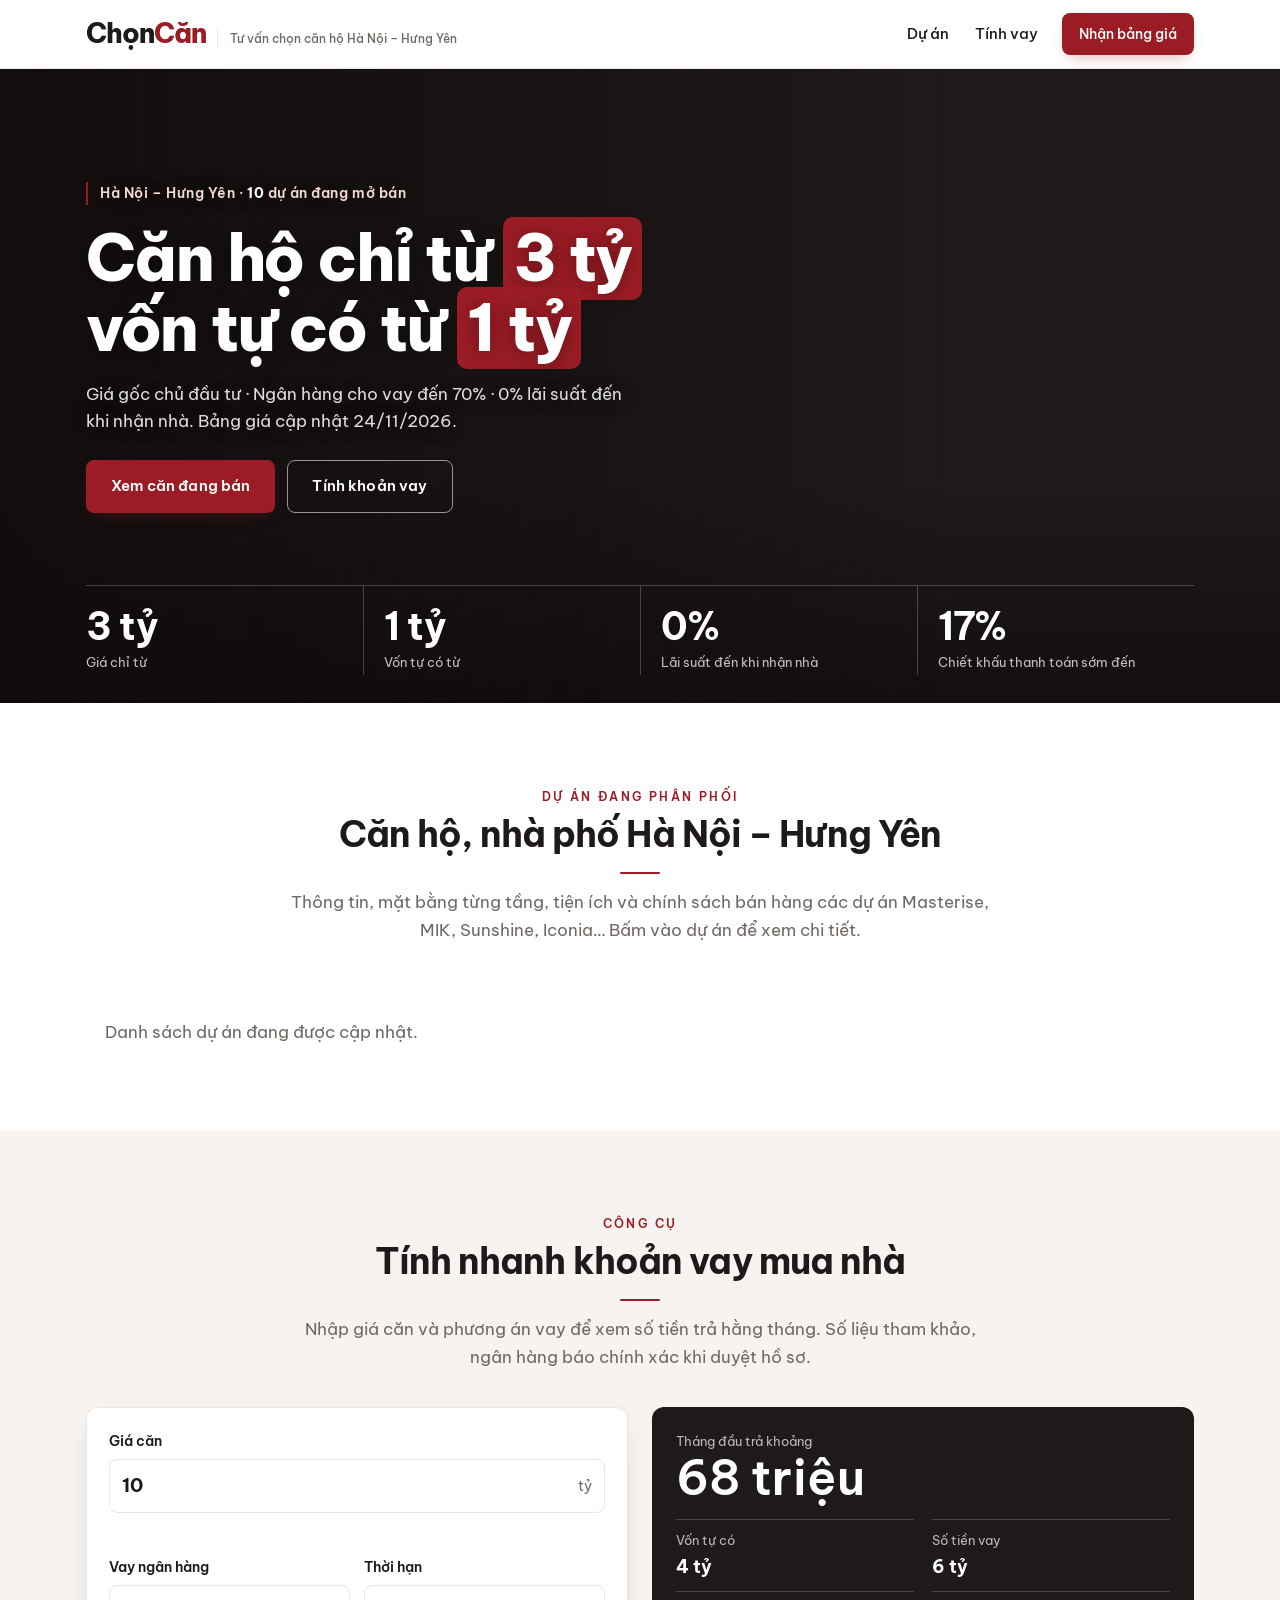
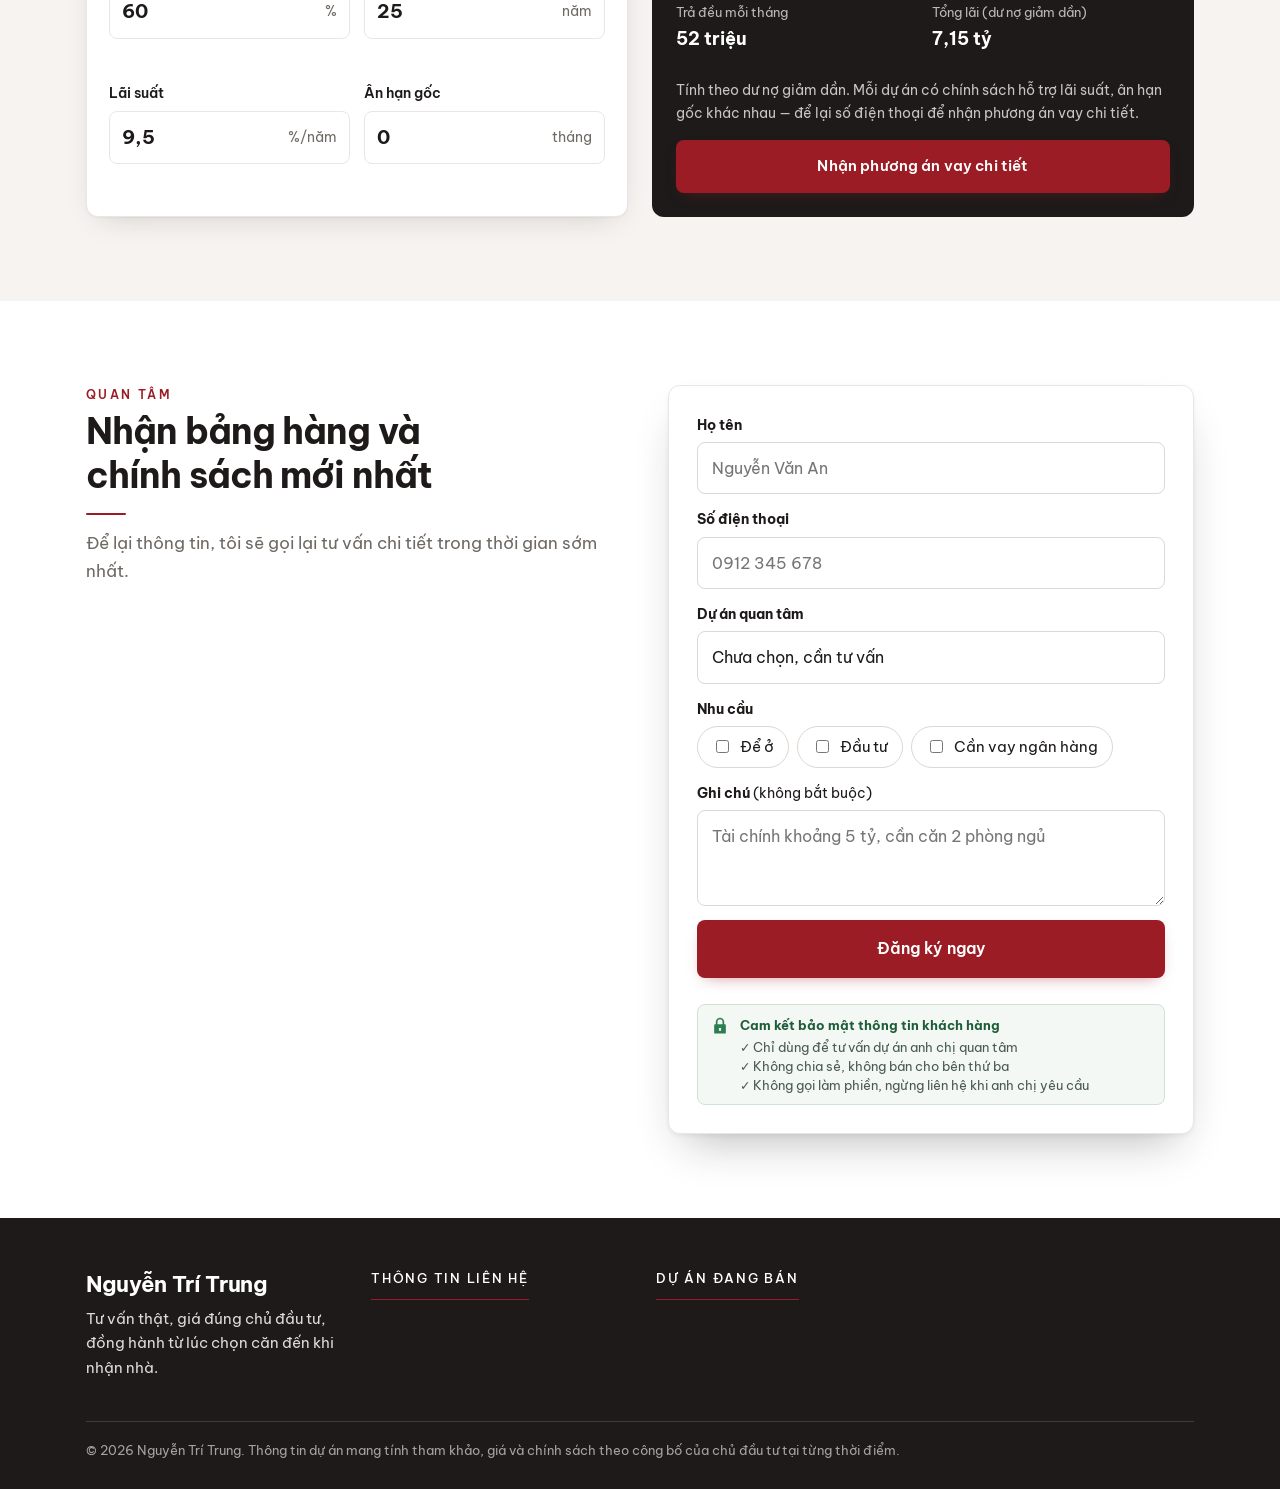
<file: index.html>
<!doctype html>
<html lang="vi">
<head>
<meta charset="utf-8">
<meta name="viewport" content="width=device-width,initial-scale=1,viewport-fit=cover">
<title>ChọnCăn – Căn hộ Hà Nội – Hưng Yên giá gốc chủ đầu tư</title>
<meta name="description" content="Mặt bằng từng tầng, tiện ích, chính sách bán hàng các dự án Iconia Lakeside, HaNoi Season Garden, The Magnolia, Lumière Essence Peak, Lumière Ocean Crest, Masteri Grand Coast, Masteri Era Landmark, The Parkland - Imperia Ocean City, Forestia Park, Alumi - Alluvia City, Sunshine Legend City, Gamuda…">
<meta property="og:title" content="ChọnCăn – Căn hộ Hà Nội – Hưng Yên giá gốc chủ đầu tư">
<meta property="og:description" content="Mặt bằng từng tầng, tiện ích, chính sách bán hàng các dự án Iconia Lakeside, HaNoi Season Garden, The Magnolia, Lumière Essence Peak, Lumière Ocean Crest, Masteri Grand Coast, Masteri Era Landmark, The Parkland - Imperia Ocean City, Forestia Park, Alumi - Alluvia City, Sunshine Legend City, Gamuda…">
<meta property="og:type" content="website">
<meta property="og:url" content="https://nguyentritrung94-boop.github.io/">
<link rel="canonical" href="https://nguyentritrung94-boop.github.io/">
<meta property="og:image" content="https://nguyentritrung94-boop.github.io/og/trang-chu.jpg?v=a02ed514">
<meta property="og:image:width" content="1200">
<meta property="og:image:height" content="630">
<meta name="twitter:card" content="summary_large_image">
<meta property="og:locale" content="vi_VN">
<script type="application/ld+json">{"@context":"https://schema.org","@type":"RealEstateAgent","name":"Nguyễn Trí Trung","url":"https://nguyentritrung94-boop.github.io/","image":"https://nguyentritrung94-boop.github.io/img/nguyen-tri-trung.jpg","telephone":"0358059947","email":"nguyentritrung94@gmail.com","areaServed":["Hà Nội","Hưng Yên"],"description":"Uy tín tạo giá trị - Tận tâm dựng niềm tin"}</script>
<meta name="theme-color" content="#FFFFFF">
<link rel="icon" href="data:image/svg+xml,%3Csvg xmlns='http://www.w3.org/2000/svg' viewBox='0 0 64 64'%3E%3Crect width='64' height='64' rx='14' fill='%23A3161F'/%3E%3Cpath d='M14 34 32 18l18 16v14a2 2 0 0 1-2 2H38V38H26v12H16a2 2 0 0 1-2-2z' fill='%23FFFFFF'/%3E%3C/svg%3E">
<link rel="preconnect" href="https://fonts.googleapis.com">
<link rel="preconnect" href="https://fonts.gstatic.com" crossorigin>
<link rel="stylesheet" href="https://fonts.googleapis.com/css2?family=Be+Vietnam+Pro:wght@300;400;500;600;700;800&display=swap">
<link rel="stylesheet" href="/app.css?v=tzeca">
</head>
<body>

<div class="tick" id="tick" data-until="2026-11-30" aria-label="Ưu đãi tháng 11">
  <div class="tick-in"><div class="tick-row">
    <span><b>Ưu đãi tháng 11</b> — còn <b class="tick-left">6</b> ngày</span>
    <a href="/lumiere-essence-peak">Lumière Essence Peak: chiết khấu đến 17% khi thanh toán sớm</a>
    <a href="/masteri-era-landmark">Masteri Era Landmark: vay 70%, 0% lãi đến 31/12/2028</a>
    <a href="/the-parkland-imperia-ocean-city">The Parkland: ký hợp đồng chỉ 25%, 0% lãi đến khi nhận nhà</a>
    <a href="/alumi-alluvia-city">Alumi: tặng 2 chỉ vàng, miễn phí quản lý đến 36 tháng</a>
    <a href="/sunshine-legend-city">Sunshine Legend City: tặng gói nội thất đến 1,5 tỷ</a>
  </div></div>
</div>

<header class="top" id="top">
  <div class="wrap">
    <a class="brand" href="/" aria-label="Về trang chủ"><span class="bc">Chọn<i>Căn</i></span><small class="bc-s">Tư vấn chọn căn hộ Hà Nội – Hưng Yên</small></a>
    <nav class="menu" aria-label="Mục chính">
      <a class="m" href="#du-an">Dự án</a>
      <a class="m" href="#tinh-vay">Tính vay</a>
      <a class="btn gold sm" href="#nhan-thong-tin">Nhận bảng giá</a>
    </nav>
  </div>
</header>

<main id="trang-chu">
<!--COVER-->
  <section class="cover hero2" id="bia" style="--hbg:url(https://wsrv.nl/?url=cdn.g-hub.vn/uploads/inventory/projects/69f254b21886878e4d0a0038/2026/07/3cde3f6d7e082ecf-v020_ct06_b1_overview_01-15k_update.jpg&amp;cx=220&amp;cy=120&amp;cw=2000&amp;ch=1000)">
    <div class="wrap">
      <div class="h2-txt">
        <span class="h2-kick">Hà Nội – Hưng Yên · <b id="cvN">10</b> dự án đang mở bán</span>
        <h1>Căn hộ chỉ từ <em id="cvMin">3 tỷ</em><br>vốn tự có từ <em id="cvVon">1 tỷ</em></h1>
        <p>Giá gốc chủ đầu tư · Ngân hàng cho vay đến 70% · 0% lãi suất đến khi nhận nhà. Bảng giá cập nhật <span id="cvDate">24/11/2026</span>.</p>
        <div class="cv-acts"><a class="btn gold" href="#du-an">Xem căn đang bán</a><a class="btn h2-line" href="#tinh-vay">Tính khoản vay</a></div>
      </div>
      <div class="h2-stats">
        <div><b id="cvMin2">3 tỷ</b><span>Giá chỉ từ</span></div>
        <div><b id="cvVon2">1 tỷ</b><span>Vốn tự có từ</span></div>
        <div><b>0%</b><span>Lãi suất đến khi nhận nhà</span></div>
        <div><b>17%</b><span>Chiết khấu thanh toán sớm đến</span></div>
      </div>
    </div>
  </section>
  <section class="sec hotsec" id="can-tot" hidden>
    <div class="wrap">
      <div class="hot-head reveal"><div><span class="kicker">Cập nhật <span class="hotDate">24/11/2026</span></span><h2>Căn giá tốt tuần này</h2></div><p>Căn rẻ nhất đang mở bán của từng dự án, giá thanh toán sớm. Bấm "Hỏi căn này" để kiểm tra căn còn trống.</p></div>
      <div class="hot-f" id="hotF" role="group" aria-label="Lọc theo ngân sách"></div>
      <div class="hot-grid" id="hotGrid"></div>
      <div class="hot-more"><button type="button" class="btn line" id="hotMore" hidden></button></div>
    </div>
  </section>
<!--/COVER-->

  <section class="sec" id="du-an">
    <div class="wrap">
      <div class="head reveal">
        <div><span class="kicker">Dự án đang phân phối</span><h2 class="h1-proj">Căn hộ, nhà phố Hà Nội – Hưng Yên</h2>
          <p class="lead">Thông tin, mặt bằng từng tầng, tiện ích và chính sách bán hàng các dự án Masterise, MIK, Sunshine, Iconia… Bấm vào dự án để xem chi tiết.</p></div>
        <div class="filters" id="filters" role="group" aria-label="Lọc theo khu vực"></div>
      </div>
      <div class="budget" id="budget" role="group" aria-label="Lọc theo ngân sách"></div>
      <div class="grid" id="projects"><a class="card" href="/iconia-lakeside"><img src="https://wsrv.nl/?url=server.g-hub.vn/landing-assets/iconia-lakeside/showroom/site-park.jpg&amp;cx=0&amp;cy=180&amp;cw=980&amp;ch=640" alt="Iconia Lakeside" loading="lazy"><div class="tags"><span class="hot">Đang mở bán</span></div><div class="txt"><h3>Iconia Lakeside</h3><div class="loc"><span>Đường Lương Thế Vinh và đường Tố Hữu, phường Trung Văn, quận Nam Từ Liêm, Hà Nội</span></div><div class="price"><small>Chỉ từ</small>7 tỷ</div><span class="more">Xem chi tiết</span></div></a><a class="card" href="/hanoi-season-garden"><img src="https://cdn.g-hub.vn/uploads/inventory/projects/69f254b21886878e4d0a0038/2026/06/0809109eacf47b0d-a-nh-pho-i-ca-nh-kie-n-tru-c-du-a-n.jpg" alt="HaNoi Season Garden" loading="lazy"><div class="tags"><span class="hot">Đang mở bán</span></div><div class="txt"><h3>HaNoi Season Garden</h3><div class="loc"><span>233–235 Nguyễn Trãi, Thanh Xuân, Hà Nội</span></div><div class="price"><small>Chỉ từ</small>9 tỷ</div><div class="von">Vốn tự có từ ~3,5 tỷ · Ngân hàng cho vay 70%</div><span class="more">Xem chi tiết</span></div></a><a class="card" href="/the-magnolia"><img src="https://server.g-hub.vn/landing-assets/magnolia/showroom/a/pc-tong-the-3.jpg" alt="The Magnolia" loading="lazy"><div class="tags"><span class="hot">Đang mở bán</span><span class="gold">Bàn giao Quý III/2028</span></div><div class="txt"><h3>The Magnolia</h3><div class="loc"><span>Đường Nguyễn Gia Bồng, phường Bồ Đề, Hà Nội</span></div><div class="price"><small>Chỉ từ</small>7 tỷ</div><div class="von">Ngân hàng cho vay 70%</div><span class="more">Xem chi tiết</span></div></a><a class="card" href="/lumiere-essence-peak"><img src="https://wsrv.nl/?url=https%3A%2F%2Fcdn.g-hub.vn%2Fuploads%2Finventory%2Fprojects%2F6a0c9423bd110990941efca5%2F2026%2F07%2Fb0cb5fa87b3634dd-lumiere-essence-peak-co-loa-4.jpg&amp;cx=106&amp;cy=100&amp;cw=1688&amp;ch=1055" alt="Lumière Essence Peak" loading="lazy"><div class="tags"><span class="hot">Đang mở bán</span><span class="gold">Bàn giao 31/10/2028</span></div><div class="txt"><h3>Lumière Essence Peak</h3><div class="loc"><span>Trung tâm quốc tế Global Gate, Hà Nội</span></div><div class="price"><small>Chỉ từ</small>6 tỷ</div><div class="von">Vốn tự có từ ~2,4 tỷ · Vay 70%, 0% lãi đến 31/3/2029</div><span class="more">Xem chi tiết</span></div></a><a class="card" href="/lumiere-ocean-crest"><img src="https://cdn.g-hub.vn/uploads/inventory/projects/69f254b21886878e4d0a0038/2026/07/3cde3f6d7e082ecf-v020_ct06_b1_overview_01-15k_update.jpg" alt="Lumière Ocean Crest" loading="lazy"><div class="tags"><span class="hot">Sắp mở bán</span><span class="gold">Bàn giao Quý I/2028</span></div><div class="txt"><h3>Lumière Ocean Crest</h3><div class="loc"><span>Ocean Park 2 – Ocean City</span></div><div class="price"><small>Chỉ từ</small>7 tỷ</div><span class="more">Xem chi tiết</span></div></a><a class="card" href="/masteri-grand-coast"><img src="https://cdn.g-hub.vn/uploads/inventory/projects/69f217e462b9ed099b9c2cc8/2026/05/b475b7cd705fc4ce-v15_ocp_exterior_09-1-scaled.webp" alt="Masteri Grand Coast" loading="lazy"><div class="tags"><span class="hot">Đang mở bán</span><span class="gold">Bàn giao Quý III/2028</span></div><div class="txt"><h3>Masteri Grand Coast</h3><div class="loc"><span>Ocean Park 2, Ocean City</span></div><div class="price"><small>Chỉ từ</small>3 tỷ</div><div class="von">Vốn tự có từ ~1,3 tỷ · Ngân hàng cho vay 70%</div><span class="more">Xem chi tiết</span></div></a><a class="card" href="/masteri-era-landmark"><img src="https://wsrv.nl/?url=https%3A%2F%2Fcdn.g-hub.vn%2Fuploads%2Finventory%2Fprojects%2F6a0c9423bd110990941efca5%2F2026%2F07%2F293bc667ab45f988-masteri-era-landmark.jpg&amp;cx=133&amp;cy=110&amp;cw=634&amp;ch=396" alt="Masteri Era Landmark" loading="lazy"><div class="tags"><span class="hot">Đang mở bán</span><span class="gold">Bàn giao Quý I/2028</span></div><div class="txt"><h3>Masteri Era Landmark</h3><div class="loc"><span>Ocean Park 3, Ocean City</span></div><div class="price"><small>Chỉ từ</small>3 tỷ</div><div class="von">Vốn tự có từ ~1,2 tỷ · Vay 70%, 0% lãi đến 31/12/2028</div><span class="more">Xem chi tiết</span></div></a><a class="card" href="/the-parkland-imperia-ocean-city"><img src="https://cdn.g-hub.vn/uploads/inventory/projects/6a0c9428bd110990941efd31/2026/07/5340093c70695bce-251213_mik_ocean-park_v03_draft-2-1536x864.jpg" alt="The Parkland - Imperia Ocean City" loading="lazy"><div class="tags"><span class="hot">Đang mở bán</span></div><div class="txt"><h3>The Parkland - Imperia Ocean City</h3><div class="loc"><span>Vinhomes Ocean Park 2, xã Nghĩa Trụ, Hưng Yên</span></div><div class="price"><small>Chỉ từ</small>3 tỷ</div><div class="von">Vốn tự có từ ~1 tỷ · Vay 70%, 0% lãi đến khi nhận nhà</div><span class="more">Xem chi tiết</span></div></a><a class="card" href="/forestia-park"><img src="https://wsrv.nl/?url=mikland.com.vn/wp-content/uploads/2026/07/ho-dieu-hoa-forestia-park-pho-noi.jpg&amp;w=1600" alt="Forestia Park" loading="lazy"><div class="tags"><span>Khu đô thị</span></div><div class="txt"><h3>Forestia Park</h3><div class="loc"><span>Trung tâm Phố Nối, thị xã Mỹ Hào, Hưng Yên</span></div><div class="price"><small>Giá</small>Liên hệ</div><span class="more">Xem chi tiết</span></div></a><a class="card" href="/alumi-alluvia-city"><img src="https://cdn.g-hub.vn/uploads/inventory/projects/6a0c9424bd110990941efcc1/2026/07/186fcdb184f2dae6-alumi-premium-1.jpg" alt="Alumi - Alluvia City" loading="lazy"><div class="tags"><span class="hot">Đang mở bán</span></div><div class="txt"><h3>Alumi - Alluvia City</h3><div class="loc"><span>Phân khu Alluvia Onsen, Khu đô thị Alluvia City, Văn Giang, Hưng Yên</span></div><div class="price"><small>Chỉ từ</small>4 tỷ</div><div class="von">Vốn tự có từ ~2,2 tỷ · Vay 65%, 0% lãi 24 tháng</div><span class="more">Xem chi tiết</span></div></a><a class="card" href="/sunshine-legend-city"><img src="https://cdn.g-hub.vn/uploads/inventory/projects/6a0c9424bd110990941efcc1/2026/07/5c313d40b0a97471-sunshine-legend-city-2-1762340927924938271034-0-0-1600-2560-.webp" alt="Sunshine Legend City" loading="lazy"><div class="tags"><span class="hot">Đang mở bán</span><span class="gold">Bàn giao Quý II/2028</span></div><div class="txt"><h3>Sunshine Legend City</h3><div class="loc"><span>Xã Long Hưng (nay thuộc xã Nghĩa Trụ), Văn Giang, Hưng Yên</span></div><div class="price"><small>Chỉ từ</small>3 tỷ</div><div class="von">Vốn tự có từ ~1,2 tỷ · Vay 70%, 0% lãi đến 6 tháng sau bàn giao</div><span class="more">Xem chi tiết</span></div></a><a class="card" href="/gamuda-central-park"><img src="https://wsrv.nl/?url=https%3A%2F%2Flh3.googleusercontent.com%2Fd%2F1Dgalowq-LXygntisUgUs7vapwXb2iFV9%3Ds0&amp;cx=0&amp;cy=0&amp;cw=2200&amp;ch=1238" alt="Gamuda Central Park" loading="lazy"><div class="tags"><span class="hot">Sắp mở bán</span><span class="gold">Bàn giao Quý IV/2029</span></div><div class="txt"><h3>Gamuda Central Park</h3><div class="loc"><span>Lô HH2, phường Yên Sở, Hà Nội (trong Công viên Yên Sở)</span></div><div class="price"><small>Giá</small>Liên hệ</div><div class="von">Nhận đặt chỗ sớm 50 triệu/căn · chiết khấu 1% đặt chỗ sớm</div><span class="more">Xem chi tiết</span></div></a><a class="card" href="/vinhomes-olympic"><img src="https://cdn.g-hub.vn/uploads/inventory/projects/69f254b21886878e4d0a0038/2026/10/3c586322b6c4c586-phoi-canh-vinhomes-olympic.webp" alt="Vinhomes Olympic" loading="lazy"><div class="tags"><span class="hot">Sắp mở bán</span><span class="gold">Bàn giao Đang cập nhật</span></div><div class="txt"><h3>Vinhomes Olympic</h3><div class="loc"><span>Khu vực Ngọc Hồi, cửa ngõ phía Nam Hà Nội</span></div><div class="price"><small>Giá</small>Liên hệ</div><div class="von">Thông tin tham khảo · chưa có bảng giá chính thức</div><span class="more">Xem chi tiết</span></div></a></div>
    </div>
  </section>

  <section class="sec alt why" id="cam-ket">
    <div class="wrap why-in">
      <figure class="why-ph">
        <img id="whyImg" src="/img/nguyen-tri-trung.jpg" alt="Nguyễn Trí Trung" loading="lazy" width="600" height="750">
        <figcaption><b id="whyName">Nguyễn Trí Trung</b><span id="creedQuote">Uy tín tạo giá trị – Tận tâm dựng niềm tin</span></figcaption>
      </figure>
      <div class="why-t">
        <span class="kicker">Vì sao chọn Trung</span>
        <h2 id="pledgeTitle">Mua nhà là việc lớn – <em class="g">anh chị cần người nói thật</em></h2>
        <ul class="why-l" id="pledge"></ul>
        <div class="why-st"><small>Đồng hành 5 bước</small><ol id="steps"></ol></div>
        <div class="why-go" id="whyGo"></div>
      </div>
    </div>
    <span id="quy-trinh" hidden></span><span id="quan-diem" hidden></span><div id="values" hidden></div>
  </section>

  <section class="sec alt" id="tinh-vay">
    <div class="wrap">
      <div class="head reveal"><div><span class="kicker">Công cụ</span><h2>Tính nhanh <em class="g">khoản vay mua nhà</em></h2>
        <p class="lead">Nhập giá căn và phương án vay để xem số tiền trả hằng tháng. Số liệu tham khảo, ngân hàng báo chính xác khi duyệt hồ sơ.</p></div></div>
      <div class="loan reveal">
        <form id="loanForm" novalidate>
          <label class="w">Giá căn<span class="box"><input id="ln-price" inputmode="decimal" value="10"><span>tỷ</span></span></label>
          <label>Vay ngân hàng<span class="box"><input id="ln-ltv" inputmode="numeric" value="60"><span>%</span></span></label>
          <label>Thời hạn<span class="box"><input id="ln-yrs" inputmode="numeric" value="25"><span>năm</span></span></label>
          <label>Lãi suất<span class="box"><input id="ln-rate" inputmode="decimal" value="9,5"><span>%/năm</span></span></label>
          <label>Ân hạn gốc<span class="box"><input id="ln-grace" inputmode="numeric" value="0"><span>tháng</span></span></label>
        </form>
        <div class="res" aria-live="polite">
          <div><small>Tháng đầu trả khoảng</small><div class="big" id="ln-first">–</div></div>
          <div class="row">
            <div><small>Vốn tự có</small><b id="ln-own">–</b></div>
            <div><small>Số tiền vay</small><b id="ln-loan">–</b></div>
            <div><small>Trả đều mỗi tháng</small><b id="ln-eq">–</b></div>
            <div><small>Tổng lãi (dư nợ giảm dần)</small><b id="ln-int">–</b></div>
          </div>
          <p>Tính theo dư nợ giảm dần. Mỗi dự án có chính sách hỗ trợ lãi suất, ân hạn gốc khác nhau — để lại số điện thoại để nhận phương án vay chi tiết.</p>
          <a class="btn gold" href="#nhan-thong-tin" data-need="Cần vay ngân hàng">Nhận phương án vay chi tiết</a>
        </div>
      </div>
    </div>
  </section>

  <section class="sec" id="nhan-thong-tin">
    <div class="wrap reg">
      <div class="reveal">
        <span class="kicker">Quan tâm</span>
        <h2>Nhận bảng hàng <em class="g">và chính sách mới nhất</em></h2>
        <p class="lead">Để lại thông tin, tôi sẽ gọi lại tư vấn chi tiết trong thời gian sớm nhất.</p>
        <ul class="benefits" id="benefits"></ul>
      </div>
      <div class="reveal">
        <form class="f" id="leadForm" novalidate>
          <div class="fld"><label for="lf-name">Họ tên</label><input id="lf-name" name="name" autocomplete="name" placeholder="Nguyễn Văn An"></div>
          <div class="fld"><label for="lf-phone">Số điện thoại</label><input id="lf-phone" name="phone" type="tel" inputmode="tel" autocomplete="tel" placeholder="0912 345 678"></div>
          <div class="fld"><label for="lf-project">Dự án quan tâm</label><select id="lf-project" name="project"><option value="">Chưa chọn, cần tư vấn</option></select></div>
          <div class="fld"><span class="lb">Nhu cầu</span><div class="needs" id="needs">
            <label><input type="checkbox" name="need" value="Để ở">Để ở</label>
            <label><input type="checkbox" name="need" value="Đầu tư">Đầu tư</label>
            <label><input type="checkbox" name="need" value="Cần vay ngân hàng">Cần vay ngân hàng</label></div></div>
          <div class="fld"><label for="lf-msg">Ghi chú <span style="font-weight:400">(không bắt buộc)</span></label><textarea id="lf-msg" name="message" placeholder="Tài chính khoảng 5 tỷ, cần căn 2 phòng ngủ"></textarea></div>
          <input class="hp" name="website" tabindex="-1" autocomplete="off" aria-hidden="true">
          <p class="err" id="lf-err" hidden></p>
          <button class="btn gold" type="submit" id="lf-btn">Đăng ký ngay</button>
          <div class="safe"><svg viewBox="0 0 24 24" aria-hidden="true"><path d="M7 10V7a5 5 0 0 1 10 0v3h1a1 1 0 0 1 1 1v9a1 1 0 0 1-1 1H6a1 1 0 0 1-1-1v-9a1 1 0 0 1 1-1h1Zm2 0h6V7a3 3 0 0 0-6 0v3Zm3 4a1.5 1.5 0 0 0-1 2.6V18h2v-1.4a1.5 1.5 0 0 0-1-2.6Z"/></svg><div><b>Cam kết bảo mật thông tin khách hàng</b><span>✓ Chỉ dùng để tư vấn dự án anh chị quan tâm</span><span>✓ Không chia sẻ, không bán cho bên thứ ba</span><span>✓ Không gọi làm phiền, ngừng liên hệ khi anh chị yêu cầu</span></div></div>
        </form>
        <div class="done" id="lf-done" hidden><b>Đã nhận thông tin</b><span>Cảm ơn anh chị, tôi sẽ gọi lại sớm nhất.</span></div>
      </div>
    </div>
  </section>
  <!-- khối giới thiệu chuyên viên: ẩn (đã có ở chân trang); giữ thẻ để JS vẫn chạy -->
  <section class="hero" id="gioi-thieu" aria-label="Giới thiệu chuyên viên tư vấn" hidden style="display:none">
    <div class="bg" id="heroBg" role="img" aria-label="Phối cảnh dự án"></div>
    <div class="wrap hero-txt">
      <div>
        <div class="who"><span class="ini" id="heroIni">T</span><div><small id="heroRole">Chuyên viên kinh doanh</small><b id="heroArea">Hà Nội - Hưng Yên</b></div></div>
        <h2 class="h-name" id="heroName">Nguyễn Trí Trung</h2>
        <p class="slogan" id="heroSlogan">Uy tín tạo giá trị – Tận tâm dựng niềm tin</p>
        <div class="cta" id="heroCta">
          <a class="btn gold" href="#du-an">Xem dự án đang bán</a>
          <a class="btn light" href="#nhan-thong-tin">Nhận bảng hàng &amp; giá</a>
        </div>
        <div class="stats" id="heroStats"></div>
      </div>
    </div>
  </section>

</main>

<footer>
  <div class="wrap">
    <div><b id="footName">Nguyễn Trí Trung</b><div id="footRole">Tư vấn thật, giá đúng chủ đầu tư, đồng hành từ lúc chọn căn đến khi nhận nhà.</div><div id="footSlogan" style="margin-top:8px;font-style:italic"></div></div>
    <div><h4>Thông tin liên hệ</h4><div class="links" id="footLinks"></div></div>
    <div><h4>Dự án đang bán</h4><div class="links" id="footProj"><a href="/iconia-lakeside">Iconia Lakeside</a><a href="/hanoi-season-garden">HaNoi Season Garden</a><a href="/the-magnolia">The Magnolia</a><a href="/lumiere-essence-peak">Lumière Essence Peak</a><a href="/lumiere-ocean-crest">Lumière Ocean Crest</a><a href="/masteri-grand-coast">Masteri Grand Coast</a><a href="/masteri-era-landmark">Masteri Era Landmark</a><a href="/the-parkland-imperia-ocean-city">The Parkland - Imperia Ocean City</a><a href="/forestia-park">Forestia Park</a><a href="/alumi-alluvia-city">Alumi - Alluvia City</a><a href="/sunshine-legend-city">Sunshine Legend City</a><a href="/gamuda-central-park">Gamuda Central Park</a><a href="/vinhomes-olympic">Vinhomes Olympic</a></div></div>
    <div class="small">© <span id="year"></span> <span id="footName2">Nguyễn Trí Trung</span>. Thông tin dự án mang tính tham khảo, giá và chính sách theo công bố của chủ đầu tư tại từng thời điểm.</div>
  </div>
</footer>

<div class="fab" id="fab" hidden></div>
<div class="dock" id="dock"></div>

<dialog class="pd" id="pd" aria-labelledby="pdTitle"><div class="pd-in">
  <div class="pd-bar"><div class="wrap"><button class="back" type="button" id="pdClose">← Tất cả dự án</button><span id="pdBarActs" style="display:flex;gap:8px"></span></div></div>
  <div class="pd-img"><img id="pdImg" alt=""></div>
  <div class="pd-body">
    <h3 id="pdTitle"></h3>
    <p class="sub" id="pdSub1">Tổng quan dự án</p>
    <ul class="facts" id="pdFacts"></ul>
    <div class="pd-hl" id="pdHl" data-toc="Giá"></div>
    <nav class="pd-toc" id="pdToc" aria-label="Mục lục dự án"></nav>
    <div id="pdHotBox" hidden data-toc="Căn tốt"><p class="sub" id="pdHotT">Căn giá tốt đang có</p><div class="hot-list" id="pdHot"></div><p class="hot-note">Giá thanh toán sớm tham khảo, cập nhật <span class="hotDate">24/11/2026</span>. Căn có thể đã có người đặt — nhắn Zalo để kiểm tra căn còn trống.</p></div>
    <div id="pdPolBox" hidden data-toc="Chính sách"><p class="sub" id="pdPolT">Chính sách bán hàng</p><p class="pol-note" id="pdPolNote"></p><div class="pol" id="pdPol"></div><ul class="pol-perk" id="pdPerk"></ul><p class="hot-note">Tóm tắt từ chính sách bán hàng của chủ đầu tư. Chính sách thay đổi theo từng đợt — liên hệ để nhận bản chính thức mới nhất.</p></div>
    <div id="pdCalcBox" hidden data-toc="Tính vay"><p class="sub" id="pdCalcT">Tính khoản vay</p>
      <div class="pc"><form class="pc-f" id="pcForm" novalidate>
        <label class="w">Giá căn<span class="box"><input id="pc-price" inputmode="decimal"><span>tỷ</span></span></label>
        <label>Ngân hàng cho vay<span class="box"><input id="pc-ltv" inputmode="numeric"><span>%</span></span></label>
        <label>Thời hạn vay<span class="box"><input id="pc-yrs" inputmode="numeric" value="25"><span>năm</span></span></label>
        <label class="w">Lãi suất sau ưu đãi<span class="box"><input id="pc-rate" inputmode="decimal"><span>%/năm</span></span></label>
      </form>
      <div class="pc-r" aria-live="polite">
        <div><small>Vốn tự có</small><b id="pc-own">–</b></div>
        <div><small>Ngân hàng cho vay</small><b id="pc-loan">–</b></div>
        <div class="w hl"><small>Trong thời gian ưu đãi</small><b id="pc-promo">–</b><span id="pc-promoN"></span></div>
        <div class="w"><small>Hết ưu đãi, tháng đầu trả khoảng</small><b id="pc-after">–</b><span>Gốc + lãi, dư nợ giảm dần</span></div>
      </div></div>
      <p class="hot-note">Số liệu tham khảo. Ngân hàng báo chính xác khi duyệt hồ sơ.</p></div>
    <div id="pdIntroBox" data-toc="Giới thiệu"><p class="sub" id="pdIntroT">Giới thiệu</p><div class="info" id="pdInfo"></div><p class="desc" id="pdDesc"></p></div>
    <div id="pdLocBox" hidden data-toc="Vị trí"><p class="sub" id="pdLocT">Vị trí và kết nối</p><div class="loc2"><div class="map" id="pdMap"></div><ul class="loc-list" id="pdLoc"></ul></div></div>
    <div id="pdAmenBox" hidden data-toc="Tiện ích"><p class="sub" id="pdAmenT">Tiện ích</p><div id="pdAmen" data-lbg></div></div>
    <div id="pdPlanBox" hidden data-toc="Mặt bằng"><p class="sub" id="pdPlanT">Mặt bằng</p><p class="desc" id="pdPlan"></p><div class="chips" id="pdPlanTabs" role="tablist"></div><div id="pdPlanImgs" data-lbg></div></div>
    <div id="pdGalBox" hidden data-toc="Hình ảnh"><p class="sub" id="pdGalT">Hình ảnh dự án</p><div class="gal" id="pdGal" data-lbg></div></div>
    <div id="pdProgBox" hidden data-toc="Tiến độ"><p class="sub" id="pdProgT">Tiến độ xây dựng</p><ul class="prog" id="pdProgTxt"></ul><div class="gal" id="pdProgImg" data-lbg></div></div>
    <div class="vids" id="pdVids"></div>
    <div id="pdFaqBox" data-toc="Hỏi đáp"><p class="sub" id="pdFaqT">Hỏi – đáp</p><div class="faq" id="pdFaq"></div></div>
    <div class="pd-cs" id="pdCs" hidden></div>
    <div class="acts" id="pdActs"></div>
    <p class="sub" style="margin-top:28px">Dự án khác đang phân phối</p>
    <div class="grid" id="pdOthers"></div>
  </div>
  <div class="pd-dock" id="pdDock"></div></div></dialog>

<dialog class="zq" id="zq" aria-labelledby="zqT"><div class="zq-in">
  <button class="zq-x" type="button" id="zqClose" aria-label="Đóng">×</button>
  <form id="zqForm" novalidate>
    <p class="zq-k" id="zqProj"></p>
    <h3 id="zqT">Nhận bảng giá qua Zalo</h3>
    <p class="zq-s" id="zqS">Để lại thông tin, chuyên viên gửi bảng giá, mặt bằng và chính sách mới nhất qua Zalo cho anh chị.</p>
    <label class="zq-f" id="zqPick" hidden>Dự án quan tâm<select id="zq-proj" name="proj"></select></label>
    <label class="zq-f">Số điện thoại<input id="zq-phone" name="phone" type="tel" inputmode="tel" autocomplete="tel" placeholder="0912 345 678"></label>
    <label class="zq-f">Họ và tên<input id="zq-name" name="name" autocomplete="name" placeholder="Nguyễn Văn An"></label>
    <div class="zq-f"><span>Nhu cầu căn hộ</span><div class="zq-t" id="zqTypes"></div>
      <input name="note" class="zq-n" placeholder="Thêm yêu cầu, ví dụ: tài chính 5 tỷ, tầng cao, view hồ (không bắt buộc)"></div>
    <input name="website" tabindex="-1" autocomplete="off" style="position:absolute;left:-9999px" aria-hidden="true">
    <p class="err" id="zqErr" hidden></p>
    <button class="btn zalo" type="submit" id="zqBtn">Nhận bảng giá</button>
    <div class="safe"><svg viewBox="0 0 24 24" aria-hidden="true"><path d="M7 10V7a5 5 0 0 1 10 0v3h1a1 1 0 0 1 1 1v9a1 1 0 0 1-1 1H6a1 1 0 0 1-1-1v-9a1 1 0 0 1 1-1h1Zm2 0h6V7a3 3 0 0 0-6 0v3Zm3 4a1.5 1.5 0 0 0-1 2.6V18h2v-1.4a1.5 1.5 0 0 0-1-2.6Z"/></svg><div><b>Cam kết bảo mật thông tin</b><span>✓ Chỉ dùng để tư vấn</span><span>✓ Không chia sẻ cho bên thứ ba</span><span>✓ Không gọi làm phiền</span></div></div>
  </form>
  <div class="zq-done" id="zqDone" hidden>
    <b>Đã nhận thông tin</b>
    <span id="zqDoneT">Chuyên viên sẽ gửi bảng giá qua Zalo cho anh chị trong ít phút. Anh chị có thể nhắn Zalo ngay để được tư vấn nhanh hơn.</span>
    <a class="btn zalo" id="zqGo" href="#" target="_blank" rel="noopener">Mở Zalo nhắn ngay</a>
  </div>
</div></dialog>

<dialog class="lb" id="lb" aria-label="Xem ảnh"><div class="lb-stage" id="lbStage"><img id="lbImg" alt="" draggable="false"></div>
  <button class="lb-x" type="button" id="lbX" aria-label="Đóng">×</button>
  <button class="lb-nav prev" type="button" id="lbPrev" aria-label="Ảnh trước">‹</button>
  <button class="lb-nav next" type="button" id="lbNext" aria-label="Ảnh sau">›</button>
  <div class="lb-bar"><span id="lbCap"></span><span id="lbCount"></span></div>
  <a class="lb-orig" id="lbOrig" href="#" target="_blank" rel="noopener" hidden>Mở bản PDF đầy đủ ↗</a>
  <div class="lb-zoom"><button type="button" id="lbOut" aria-label="Thu nhỏ">−</button><button type="button" id="lbIn" aria-label="Phóng to">+</button></div>
</dialog>

<script src="/app.js?v=1we7kck"></script>
</body>
</html>
</file>
<file: app.css>
/* Phong cách trang dự án BĐS: nền trắng, ảnh tràn ngang, tiêu đề in hoa canh giữa, nút cam, chân trang xanh than */
:root{
  --bg:#FFFFFF; --soft:#FAF6F4; --ink:#221E1E; --muted:#6B6363; --line:#EDE4E1;
  --orange:#A3161F; --orange-d:#7F1118; --navy:#1F1A1A; --yellow:#F1C7C7; --danger:#C62828;
  --serif:"Be Vietnam Pro",Arial,sans-serif; --font:"Be Vietnam Pro",Arial,system-ui,-apple-system,"Segoe UI",Roboto,sans-serif;
  color-scheme:light;
}
*{box-sizing:border-box}
html{scroll-behavior:smooth}
@media (prefers-reduced-motion:reduce){html{scroll-behavior:auto}*{animation:none!important;transition:none!important}}
body{margin:0;background:var(--bg);color:var(--ink);font-family:var(--font);font-size:16px;line-height:1.7;-webkit-font-smoothing:antialiased}
a{color:inherit}
img{max-width:100%;display:block}
[hidden]{display:none!important}
.wrap{max-width:1140px;margin:0 auto;padding-left:max(16px,env(safe-area-inset-left,0px));padding-right:max(16px,env(safe-area-inset-right,0px))}
:focus-visible{outline:2px solid var(--orange);outline-offset:2px}
h1,h2,h3{text-wrap:balance}
em.g{font-style:normal}

/* nút */
.btn{display:inline-flex;align-items:center;justify-content:center;gap:8px;border:1px solid transparent;border-radius:3px;padding:13px 24px;font:inherit;font-weight:700;font-size:14.5px;text-transform:uppercase;letter-spacing:.03em;text-decoration:none;cursor:pointer;transition:background .2s,color .2s,border-color .2s;white-space:nowrap}
.btn svg{width:17px;height:17px;flex:none}
.btn.gold,.btn.dark{background:var(--orange);color:#fff}
.btn.gold:hover,.btn.dark:hover{background:var(--orange-d)}
.btn.light,.btn.line{background:#fff;border-color:var(--navy);color:var(--navy)}
.btn.light:hover,.btn.line:hover{background:var(--navy);color:#fff}
.btn.sm{padding:9px 16px;font-size:13px}

/* thanh trên */
.top{position:sticky;top:0;z-index:40;padding-top:env(safe-area-inset-top,0px);background:#fff;transition:box-shadow .2s}
.top.solid{box-shadow:0 2px 10px rgba(0,0,0,.08)}
.top .wrap{display:flex;align-items:center;justify-content:space-between;gap:16px;height:68px}
.brand{display:flex;align-items:center;gap:10px;text-decoration:none;min-width:0}
.brand img,.brand .ini{width:40px;height:40px;border-radius:50%;object-fit:cover;flex:none;border:2px solid var(--orange)}
.brand .ini{display:grid;place-items:center;background:var(--soft);font-weight:700}
.brand span{white-space:nowrap;overflow:hidden;text-overflow:ellipsis;font-weight:700;text-transform:uppercase;color:var(--navy);letter-spacing:.02em;font-size:16px}
.brand .logo{width:40px;height:40px;flex:none}
.brand .bt{font-weight:800;letter-spacing:.05em;line-height:1.2}
.brand .bt small{display:block;font-weight:500;font-size:10.5px;letter-spacing:.12em;color:var(--muted)}
.cover{padding:36px 0 52px;background:linear-gradient(180deg,#fff 0%,#FBF4F2 100%)}
.cv-in{display:grid;grid-template-columns:minmax(0,1fr) minmax(0,1.15fr);gap:48px;align-items:center}
.cv-kick{display:inline-block;background:#F7E6E6;color:var(--orange);font-weight:700;font-size:12px;letter-spacing:.14em;text-transform:uppercase;padding:8px 12px;border-radius:30px}
.cover h1{font-size:clamp(30px,4.2vw,46px);line-height:1.15;color:var(--navy);margin:18px 0;font-weight:800}
.cover h1 em{font-style:normal;color:var(--orange)}
.cover p{color:var(--muted);line-height:1.65;max-width:520px}
.cv-acts{margin-top:26px;display:flex;gap:12px;flex-wrap:wrap}
.btn.cv-line{border:1.5px solid var(--navy);color:var(--navy);background:transparent}
.cv-ticks{margin-top:26px;display:grid;grid-template-columns:1fr 1fr;gap:10px 20px;font-size:14px;font-weight:600}
.cv-ticks div::before{content:"✓";color:var(--orange);margin-right:8px}
.cv-col{display:grid;grid-template-columns:1fr 1fr;grid-template-rows:230px 230px;gap:12px}
.cv-col a{border-radius:10px;background:var(--soft) center/cover;position:relative;overflow:hidden;transition:transform .3s}
.cv-col a:hover{transform:translateY(-3px)}
.cv-col a:first-child{grid-row:span 2}
.cv-col span{position:absolute;left:10px;bottom:10px;background:rgba(31,26,26,.85);color:#fff;font-size:12px;font-weight:600;padding:6px 10px;border-radius:4px}
@media (max-width:860px){.cv-in{grid-template-columns:minmax(0,1fr);gap:28px}.cv-col{grid-template-rows:150px 150px}.cover{padding:24px 0 36px}}
@media (max-width:420px){.cv-ticks{gap:8px 12px;font-size:12.5px}.brand .bt small{display:none}.brand .bt{font-size:14px;letter-spacing:.02em}.brand .logo{width:34px;height:34px}.brand{gap:8px}}
.menu{display:flex;align-items:center;gap:2px}
.menu a{text-decoration:none;font-size:14px;font-weight:600;text-transform:uppercase;color:var(--ink);padding:8px 12px}
.menu a.m:hover{color:var(--orange)}
.menu a.btn{color:#fff;margin-left:8px}
@media (max-width:900px){.menu a.m{display:none}}

/* đầu trang: ảnh tràn ngang + tên canh giữa */
.hero{padding:0 0 clamp(40px,6vw,64px)}
.hero .bg{width:100%;aspect-ratio:21/9;max-height:78vh;background:var(--soft) center/cover no-repeat}
@media (max-width:760px){.hero .bg{aspect-ratio:4/3}}
.hero-txt{text-align:center;padding-top:clamp(28px,4vw,44px)}
.hero .who{display:inline-flex;align-items:center;gap:12px;margin-bottom:14px;text-align:left}
.hero .who img,.hero .who .ini{width:52px;height:52px;border-radius:50%;object-fit:cover;flex:none;border:2px solid var(--orange)}
.hero .who .ini{display:grid;place-items:center;background:var(--soft);font-weight:700}
.hero .who small{display:block;font-size:13.5px;color:var(--muted)}
.hero .who b{font-size:14.5px;font-weight:600}
.hero h1,.hero .h-name{font-weight:800;font-size:clamp(28px,4.4vw,44px);line-height:1.2;text-transform:uppercase;color:var(--navy);margin:0 0 10px;letter-spacing:.01em}
.hero .slogan{font-size:clamp(16px,1.8vw,19px);color:var(--muted);font-style:italic;margin:0 auto 24px;max-width:60ch}
.hero .cta{display:flex;flex-wrap:wrap;gap:10px;justify-content:center}
.hero .stats{display:grid;grid-template-columns:repeat(auto-fit,minmax(150px,1fr));gap:0;margin:36px auto 0;max-width:900px;border:1px solid var(--line)}
.hero .stats div{display:flex;flex-direction:column;padding:16px 12px;border-right:1px solid var(--line)}
.hero .stats div:last-child{border-right:0}
.hero .stats b{font-size:30px;font-weight:800;color:var(--orange);line-height:1.1}
.hero .stats span{font-size:13.5px;color:var(--muted)}
@media (max-width:520px){.hero .stats{grid-template-columns:1fr 1fr}.hero .stats div:nth-child(2n){border-right:0}.hero .stats div:nth-child(n+3){border-top:1px solid var(--line)}}

/* mục chung: tiêu đề in hoa canh giữa, gạch cam bên dưới */
section{scroll-margin-top:74px}
.sec{padding-block:clamp(48px,7vw,84px)}
.sec.alt{background:var(--soft)}
.kicker{display:block;font-size:13px;font-weight:700;letter-spacing:.12em;text-transform:uppercase;color:var(--orange)}
.sec h2,.sec .h1-proj{font-weight:800;font-size:clamp(22px,3vw,30px);line-height:1.3;text-transform:uppercase;color:var(--navy);margin:6px 0 14px}
.sec h2::after,.sec .h1-proj::after{content:"";display:block;width:64px;height:3px;background:var(--orange);margin-top:14px}
.head{display:flex;flex-direction:column;align-items:center;text-align:center;gap:16px;margin-bottom:36px}
.head h2::after,.head .h1-proj::after{margin-inline:auto}
.hero{border-top:1px solid var(--line);padding-top:clamp(28px,5vw,48px)}
.hero .bg{display:none}
.seo-proj{padding-block:clamp(28px,5vw,48px) 0}
.seo-proj .sp-img{width:100%;aspect-ratio:16/9;object-fit:cover;background:var(--soft)}
.seo-proj h1{font-weight:800;font-size:clamp(26px,4vw,40px);text-transform:uppercase;color:var(--navy);line-height:1.2;margin:18px 0 6px}
.seo-proj .sp-loc{color:var(--muted);margin:0 0 14px}
.seo-proj ul{margin:0 0 14px;padding-left:22px}
.seo-proj li::marker{color:var(--orange)}
.seo-proj h2{font-size:17px;font-weight:800;text-transform:uppercase;color:var(--navy);margin:20px 0 8px}
.seo-proj .acts{display:flex;gap:10px;flex-wrap:wrap;margin-top:16px}
.lead{color:var(--muted);font-size:16.5px;max-width:64ch;margin:0 auto}
.reveal{opacity:1;transform:none}
.js .reveal{opacity:0;transform:translateY(16px);transition:opacity .6s ease,transform .6s ease}
.js .reveal.in{opacity:1;transform:none}

/* giới thiệu */
.about{display:grid;grid-template-columns:minmax(0,.8fr) minmax(0,1.2fr);gap:clamp(24px,5vw,56px);align-items:center}
@media (max-width:860px){.about{grid-template-columns:minmax(0,1fr)}}
.portrait{position:relative;overflow:hidden;aspect-ratio:4/5;background:var(--soft);max-width:420px;width:100%;margin:0 auto;box-shadow:0 12px 30px -12px rgba(0,0,0,.25)}
.portrait img{width:100%;height:100%;object-fit:cover}
.portrait .ini{position:absolute;inset:0;display:grid;place-items:center;font-size:110px;font-weight:800;color:var(--muted)}
.portrait .badge{position:absolute;left:0;bottom:18px;background:var(--orange);color:#fff;padding:8px 16px;display:flex;gap:8px;align-items:center;font-size:13.5px;font-weight:700;text-transform:uppercase}
.portrait .badge i{width:8px;height:8px;border-radius:50%;background:#fff;flex:none}
.portrait .badge span{display:none}
.bio{font-size:16.5px;white-space:pre-line;margin:0 0 20px;text-align:justify}
.skills{list-style:none;margin:0 0 22px;padding:0;display:grid;grid-template-columns:repeat(auto-fit,minmax(220px,1fr));gap:6px 20px}
.skills li{position:relative;padding-left:22px}
.skills li::before{content:"";position:absolute;left:4px;top:.65em;width:7px;height:7px;background:var(--orange);border-radius:50%}
.contact-list{display:grid;gap:8px;margin-bottom:22px}
.contact-list a{display:flex;gap:12px;align-items:center;text-decoration:none;min-width:0}
.contact-list i{width:36px;height:36px;border-radius:50%;background:var(--navy);color:#fff;display:grid;place-items:center;flex:none}
.contact-list i svg{width:16px;height:16px}
.contact-list span{display:flex;gap:6px;flex-wrap:wrap;min-width:0}
.contact-list small{font-size:15px;color:var(--ink);font-weight:700}
.contact-list small::after{content:":"}
.contact-list b{font-size:15px;font-weight:400;overflow:hidden;text-overflow:ellipsis}
.socials{display:flex;gap:10px;flex-wrap:wrap}

/* cam kết */
.pledge{display:grid;grid-template-columns:repeat(auto-fit,minmax(220px,1fr));gap:20px}
.pledge div{background:#fff;border:1px solid var(--line);border-top:3px solid var(--orange);padding:22px 20px}
.pledge .n{font-size:28px;font-weight:800;color:var(--orange);line-height:1}
.pledge b{display:block;font-size:16.5px;font-weight:700;text-transform:uppercase;color:var(--navy);margin:10px 0 6px}
.pledge p{margin:0;color:var(--muted);font-size:15px}

/* dự án */
.filters{display:flex;gap:6px;flex-wrap:wrap;justify-content:center}
.filters button{font:inherit;font-size:13.5px;font-weight:700;text-transform:uppercase;border:1px solid var(--navy);background:#fff;color:var(--navy);padding:8px 18px;border-radius:3px;cursor:pointer}
.filters button[aria-pressed="true"]{background:var(--navy);color:#fff}
.grid{display:grid;grid-template-columns:repeat(auto-fill,minmax(310px,1fr));gap:24px}
@media (max-width:380px){.grid{grid-template-columns:minmax(0,1fr)}}
a.card{text-decoration:none}
.card{position:relative;display:flex;flex-direction:column;background:#fff;color:var(--ink);border:1px solid var(--line);padding:0;text-align:left;font:inherit;cursor:pointer;width:100%;overflow:hidden;transition:box-shadow .25s,transform .25s}
.card:hover{box-shadow:0 14px 30px -14px rgba(0,0,0,.3);transform:translateY(-3px)}
.card img,.card .ph{width:100%;aspect-ratio:16/10;object-fit:cover;background:var(--soft)}
.card .tags{position:absolute;top:12px;left:12px;right:12px;display:flex;flex-wrap:wrap;gap:6px}
.card .tags span{background:var(--navy);color:#fff;font-size:11.5px;font-weight:700;text-transform:uppercase;padding:4px 10px}
.card .tags span.gold{background:var(--orange)}
.card .txt{display:flex;flex-direction:column;gap:8px;padding:16px 18px 18px;flex:1}
.card h3{font-size:18px;font-weight:800;text-transform:uppercase;color:var(--navy);line-height:1.3;margin:0}
.card .loc{display:flex;gap:6px;font-size:14.5px;color:var(--muted);line-height:1.5}
.card .loc svg{width:15px;height:15px;flex:none;margin-top:3px;color:var(--orange)}
.card .more{display:inline-flex;align-items:center;gap:6px;margin-top:auto;padding-top:6px;font-weight:700;font-size:13.5px;text-transform:uppercase;color:var(--orange)}
.card .more svg,.pd .vids svg{width:15px;height:15px;flex:none}

/* hộp chi tiết dự án */
dialog.pd{border:0;padding:0;margin:0;width:100%;height:100%;max-width:100%;max-height:100%;background:#fff;color:var(--ink)}
dialog.pd::backdrop{background:#fff}
.pd .pd-in{height:100%;overflow-y:auto;-webkit-overflow-scrolling:touch}
.pd .pd-bar{position:sticky;top:0;z-index:2;background:#fff;box-shadow:0 2px 10px rgba(0,0,0,.08);padding-top:env(safe-area-inset-top,0px)}
.pd .pd-bar .wrap{display:flex;align-items:center;justify-content:space-between;gap:12px;height:60px}
.pd .back{display:inline-flex;align-items:center;gap:6px;border:0;background:none;font:inherit;font-weight:700;font-size:14px;text-transform:uppercase;color:var(--navy);cursor:pointer;padding:8px 0}
.pd .pd-img{position:relative;width:100%;aspect-ratio:21/9;max-height:70vh;background:var(--soft)}
@media (max-width:760px){.pd .pd-img{aspect-ratio:4/3}}
.pd .pd-body{max-width:900px;margin:0 auto;padding:28px 16px calc(110px + env(safe-area-inset-bottom,0px))!important;overflow:visible!important}
.pd .acts .btn{white-space:normal;text-align:center}
.pd .amen{list-style:none;margin:0;padding:0;display:grid;grid-template-columns:repeat(auto-fill,minmax(240px,1fr));gap:8px 20px}
.pd .amen li{display:flex;gap:10px}
.pd .amen li::before{content:"✓";color:#fff;background:var(--orange);width:22px;height:22px;border-radius:50%;display:grid;place-items:center;font-size:12px;flex:none;margin-top:3px}
.pd .gal{display:grid;grid-template-columns:repeat(auto-fill,minmax(260px,1fr));gap:10px;margin-top:10px}
.pd .gal:empty{display:none}
.pd .gal a{display:block;background:var(--soft)}
.pd .gal img{width:100%;aspect-ratio:4/3;object-fit:cover}
.pd .card h3{font-size:18px;text-align:left;letter-spacing:0;line-height:1.3}
.pd .card .txt{padding:14px 16px 16px}
/* tiện ích dạng thẻ có ảnh + ghi chú */
.pd .amen-cards{display:grid;grid-template-columns:repeat(auto-fill,minmax(240px,1fr));gap:18px}
.pd .am-card{margin:0;border:1px solid var(--line);background:#fff;display:flex;flex-direction:column}
.pd .am-card button,.pd .tile button{display:block;width:100%;padding:0;border:0;background:var(--soft);cursor:zoom-in;position:relative}
.pd .am-card img{width:100%;aspect-ratio:4/3;object-fit:cover}
.pd .am-card figcaption{padding:12px 14px 14px;display:flex;flex-direction:column;gap:4px}
.pd .am-card b{font-weight:700;color:var(--navy);font-size:15.5px;line-height:1.35}
.pd .am-card span{color:var(--muted);font-size:14.5px;line-height:1.5}
.pd .amen{display:grid;grid-template-columns:repeat(auto-fill,minmax(260px,1fr));gap:10px 24px}
.pd .am-li{position:relative;padding-left:32px;line-height:1.5}
.pd .am-li::before{content:"✓";position:absolute;left:0;top:1px;color:#fff;background:var(--orange);width:22px;height:22px;border-radius:50%;display:grid;place-items:center;font-size:12px}
.pd .am-li b{font-weight:700}
.pd .am-li span{color:var(--muted)}
/* mặt bằng theo nhóm */
.pd .chips{display:flex;gap:8px;overflow-x:auto;padding:2px 0 6px;margin:6px 0 4px;scrollbar-width:thin}
.pd .chips button{flex:none;font:inherit;font-size:13.5px;font-weight:700;border:1px solid var(--navy);background:#fff;color:var(--navy);padding:8px 14px;cursor:pointer;white-space:nowrap}
.pd .chips button small{font-weight:400;opacity:.7;margin-left:4px}
.pd .chips button[aria-selected="true"]{background:var(--navy);color:#fff}
.pd .plan-grid{display:grid;grid-template-columns:repeat(auto-fill,minmax(220px,1fr));gap:12px;margin-top:10px}
.pd .plan-grid.one{grid-template-columns:minmax(0,1fr)}
.pd .tile{margin:0;display:flex;flex-direction:column;border:1px solid var(--line);background:#fff}
.pd .tile img{width:100%;aspect-ratio:4/3;object-fit:cover}
.pd .plan-grid .tile img{object-fit:contain;background:#fff}
.pd .plan-grid.one .tile img{aspect-ratio:auto;max-height:85vh}
.pd .tile figcaption{padding:8px 10px;font-size:13.5px;color:var(--muted);line-height:1.4}
.pd .tile button::after{content:"⤢";position:absolute;right:8px;bottom:8px;width:30px;height:30px;border-radius:50%;background:rgba(31,26,26,.7);color:#fff;display:grid;place-items:center;font-size:15px}
@media (max-width:600px){.pd .plan-grid{grid-template-columns:repeat(2,minmax(0,1fr));gap:8px}.pd .plan-grid.one{grid-template-columns:minmax(0,1fr)}.pd .pdf small{display:none}.pd .tile figcaption{font-size:12.5px;padding:6px 8px}}
.pd .pdf{display:flex;flex-direction:column;gap:6px;justify-content:center;min-height:96px;padding:16px;border:1px solid var(--line);background:#FBF4F2;text-decoration:none;color:var(--ink)}
.pd .pdf i{font-style:normal;font-weight:800;font-size:13px;color:#fff;background:#D93025;align-self:flex-start;padding:3px 8px}
.pd .pdf span{font-weight:700;color:var(--navy);line-height:1.35}
.pd .pdf small{color:var(--muted);font-size:12.5px}
.pd .gal{grid-template-columns:repeat(auto-fill,minmax(240px,1fr))}
/* khung xem ảnh */
dialog.lb{border:0;padding:0;margin:0;width:100%;height:100%;max-width:100%;max-height:100%;background:#0b0b0f;color:#fff;overflow:hidden}
dialog.lb::backdrop{background:#0b0b0f}
.lb-stage{position:absolute;inset:0;display:grid;place-items:center;overflow:hidden;touch-action:none;cursor:zoom-in}
.lb.zoomed .lb-stage{cursor:grab}
.lb-stage img{max-width:100%;max-height:100%;object-fit:contain;transform-origin:center center;user-select:none;-webkit-user-select:none;will-change:transform}
.lb-x{position:absolute;top:calc(12px + env(safe-area-inset-top,0px));right:12px;width:44px;height:44px;border-radius:50%;border:0;background:rgba(255,255,255,.16);color:#fff;font-size:26px;cursor:pointer;z-index:2}
.lb-nav{position:absolute;top:50%;transform:translateY(-50%);width:44px;height:64px;border:0;background:rgba(255,255,255,.12);color:#fff;font-size:34px;cursor:pointer;z-index:2}
.lb-nav.prev{left:8px}.lb-nav.next{right:8px}
.lb.zoomed .lb-nav{opacity:.25}
.lb-bar{position:absolute;left:0;right:0;bottom:0;padding:12px 16px calc(14px + env(safe-area-inset-bottom,0px));display:flex;justify-content:space-between;gap:12px;font-size:14px;background:linear-gradient(0deg,rgba(0,0,0,.7),rgba(0,0,0,0));pointer-events:none;padding-right:120px}
.lb-orig{position:absolute;left:12px;top:calc(14px + env(safe-area-inset-top,0px));z-index:2;background:var(--orange);color:#fff;text-decoration:none;font-weight:700;font-size:13.5px;padding:10px 14px}
.lb-orig[hidden]{display:none}
.lb-zoom{position:absolute;right:12px;bottom:calc(10px + env(safe-area-inset-bottom,0px));display:flex;gap:6px;z-index:2}
.lb-zoom button{width:44px;height:44px;border-radius:50%;border:0;background:rgba(255,255,255,.16);color:#fff;font-size:22px;cursor:pointer}
.pd .pd-img img{width:100%;height:100%;object-fit:cover}
.pd .x{position:absolute;top:calc(12px + env(safe-area-inset-top,0px));right:12px;width:40px;height:40px;border-radius:50%;border:0;background:#fff;color:var(--ink);font-size:24px;cursor:pointer;display:grid;place-items:center;box-shadow:0 2px 8px rgba(0,0,0,.2)}
.pd .pd-body{padding:24px clamp(16px,4vw,36px) calc(28px + env(safe-area-inset-bottom,0px));overflow-y:auto;display:flex;flex-direction:column;gap:16px}
.pd h3{font-size:clamp(22px,3.4vw,30px);font-weight:800;text-transform:uppercase;color:var(--navy);text-align:center;line-height:1.25;margin:0}
.pd .sub{font-size:16px;font-weight:800;text-transform:uppercase;color:var(--navy);margin:6px 0 0}
.pd .facts{list-style:disc;margin:0;padding-left:22px;display:grid;gap:6px}
.pd .facts li::marker{color:var(--orange)}
.pd .facts b{font-weight:700}
.pd .desc{white-space:pre-line;margin:0;font-size:16px;text-align:justify}
.pd .acts{display:flex;gap:10px;flex-wrap:wrap}
.pd .acts .btn.gold{flex:1 1 100%}
.pd .vids{display:flex;gap:8px;flex-wrap:wrap}
.pd .vids a{display:inline-flex;gap:8px;align-items:center;text-decoration:none;font-size:14px;padding:7px 14px;border:1px solid var(--line)}

/* video */
.vgrid{display:grid;grid-auto-flow:column;grid-auto-columns:minmax(210px,240px);gap:16px;overflow-x:auto;padding-bottom:12px;scroll-snap-type:x mandatory;scrollbar-width:thin}
.vcard{scroll-snap-align:start;position:relative;aspect-ratio:9/14;overflow:hidden;background:var(--soft);color:#fff;text-decoration:none;display:block}
.vcard img{position:absolute;inset:0;width:100%;height:100%;object-fit:cover}
.vcard::after{content:"";position:absolute;inset:0;background:linear-gradient(180deg,rgba(0,0,0,0) 45%,rgba(31,26,26,.9))}
.vcard .play{position:absolute;top:50%;left:50%;transform:translate(-50%,-50%);z-index:1;width:54px;height:54px;border-radius:50%;background:var(--orange);display:grid;place-items:center;color:#fff;transition:transform .2s}
.vcard:hover .play{transform:translate(-50%,-50%) scale(1.1)}
.vcard .play svg{width:20px;height:20px;margin-left:3px}
.vcard .src{position:absolute;top:10px;left:10px;z-index:1;font-size:11px;font-weight:700;text-transform:uppercase;background:rgba(0,0,0,.55);padding:3px 9px}
.vcard .cap{position:absolute;left:14px;right:14px;bottom:14px;z-index:1;font-weight:600;font-size:14px;line-height:1.35}
.vcard .cap small{display:block;color:var(--yellow);font-size:11.5px;font-weight:700;text-transform:uppercase;margin-bottom:3px}
#video .head .btn{order:3}

/* quan điểm: dải xanh than */
.creed{background:var(--navy);color:#fff;text-align:center}
.creed .kicker{color:var(--yellow)}
.creed .quote{font-size:clamp(22px,3.4vw,34px);font-weight:800;text-transform:uppercase;line-height:1.3;margin:12px auto 36px;max-width:28ch}
.creed .quote::after{content:"";display:block;width:64px;height:3px;background:var(--yellow);margin:18px auto 0}
.values{display:grid;grid-template-columns:repeat(auto-fit,minmax(220px,1fr));gap:20px;text-align:left}
.values div{border:1px solid rgba(255,255,255,.18);padding:20px}
.values b{display:block;font-size:16px;font-weight:700;text-transform:uppercase;color:var(--yellow);margin-bottom:6px}
.values p{margin:0;color:rgba(255,255,255,.8);font-size:15px}

/* quy trình */
.steps{list-style:none;margin:0;padding:0;display:grid;grid-template-columns:repeat(auto-fit,minmax(190px,1fr));gap:20px;counter-reset:s}
.steps li{counter-increment:s;text-align:center;padding:0 8px}
.steps li::before{content:counter(s);display:grid;place-items:center;width:52px;height:52px;margin:0 auto 12px;border-radius:50%;background:var(--orange);color:#fff;font-size:20px;font-weight:800}
.steps b{display:block;font-size:16px;font-weight:700;text-transform:uppercase;color:var(--navy);margin-bottom:6px}
.steps p{margin:0;color:var(--muted);font-size:15px}

/* tính vay */
.loan{display:grid;grid-template-columns:minmax(0,1fr) minmax(0,1fr);gap:24px;align-items:stretch}
@media (max-width:860px){.loan{grid-template-columns:minmax(0,1fr)}}
.loan form{background:#fff;border:1px solid var(--line);padding:22px;display:grid;grid-template-columns:repeat(2,minmax(0,1fr));gap:14px}
.loan label{display:flex;flex-direction:column;gap:6px;font-size:13.5px;font-weight:700;text-transform:uppercase;color:var(--navy);min-width:0}
.loan label.w{grid-column:1/-1}
.loan .box{display:flex;align-items:center;border:1px solid var(--line);padding:0 12px;background:#fff}
.loan .box:focus-within{border-color:var(--orange)}
.loan input{flex:1;min-width:0;width:100%;border:0;background:none;font:inherit;font-size:19px;font-weight:700;color:var(--ink);padding:10px 0;outline:none;text-transform:none}
.loan .box span{color:var(--muted);font-weight:400;text-transform:none}
.loan .res{background:var(--navy);color:#fff;padding:24px;display:flex;flex-direction:column;gap:16px}
.loan .res .big{font-size:clamp(34px,4.6vw,48px);font-weight:800;color:var(--yellow);line-height:1.05}
.loan .res .row{display:grid;grid-template-columns:1fr 1fr;gap:0 18px}
.loan .res .row div{border-top:1px solid rgba(255,255,255,.18);padding:10px 0}
.loan .res small{display:block;color:rgba(255,255,255,.7);font-size:12.5px;text-transform:uppercase}
.loan .res b{font-size:18px;font-weight:700}
.loan .res p{margin:0;color:rgba(255,255,255,.75);font-size:13.5px}

/* form đăng ký */
.reg{display:grid;grid-template-columns:minmax(0,1fr) minmax(0,1fr);gap:clamp(24px,5vw,56px);align-items:start}
@media (max-width:860px){.reg{grid-template-columns:minmax(0,1fr)}}
.reg h2::after{margin-inline:0}
.reg .lead{margin:0}
.benefits{list-style:none;padding:0;margin:20px 0 0;display:grid;gap:8px}
.benefits li{display:flex;gap:10px;font-size:16px}
.benefits li::before{content:"✓";color:#fff;background:var(--orange);width:22px;height:22px;border-radius:50%;display:grid;place-items:center;font-size:12px;flex:none;margin-top:3px}
form.f{background:#fff;border:1px solid var(--line);box-shadow:0 12px 30px -16px rgba(0,0,0,.25);padding:clamp(18px,3vw,28px);display:flex;flex-direction:column;gap:14px}
.f .fld{display:flex;flex-direction:column;gap:6px}
.f label,.f .lb{font-size:13.5px;font-weight:700;color:var(--navy)}
.f input,.f select,.f textarea{width:100%;font:inherit;font-size:16px;color:var(--ink);background:#fff;border:1px solid #D5D8DE;border-radius:0;padding:12px 14px;-webkit-appearance:none;appearance:none}
.f textarea{min-height:96px;resize:vertical}
.f input:focus,.f select:focus,.f textarea:focus{outline:0;border-color:var(--orange);box-shadow:0 0 0 2px rgba(163,22,31,.18)}
.f .needs{display:flex;gap:8px;flex-wrap:wrap}
.f .needs label{display:inline-flex;align-items:center;gap:8px;font-size:14.5px;font-weight:400;color:var(--ink);border:1px solid #D5D8DE;padding:8px 14px;cursor:pointer}
.f .needs input{width:auto;accent-color:var(--orange);-webkit-appearance:auto;appearance:auto}
.f .needs label:has(input:checked){border-color:var(--orange);background:#F9ECEC}
.f .hp{position:absolute;left:-9999px;width:1px;height:1px;opacity:0}
.f .err{color:var(--danger);font-size:14px;margin:0}
.f .note{font-size:12.5px;color:var(--muted);margin:0;text-align:center}
.f button.btn{width:100%;padding:15px;font-size:15.5px}
.done{background:#fff;border:1px solid var(--line);border-top:3px solid var(--orange);padding:40px 24px;text-align:center}
.done b{display:block;font-size:22px;font-weight:800;text-transform:uppercase;color:var(--navy);margin-bottom:8px}

/* chân trang xanh than */
footer{background:var(--navy);color:rgba(255,255,255,.85);padding-block:48px calc(28px + env(safe-area-inset-bottom,0px));font-size:15px}
footer .wrap{display:grid;grid-template-columns:repeat(auto-fit,minmax(240px,1fr));gap:32px}
footer h4{color:#fff;font-size:15px;font-weight:700;text-transform:uppercase;letter-spacing:.04em;margin:0 0 16px;padding-bottom:10px;border-bottom:2px solid var(--yellow);display:inline-block}
footer b{color:#fff;font-size:20px;font-weight:800;text-transform:uppercase;display:block;margin-bottom:4px}
footer a{text-decoration:none}
footer a:hover{color:var(--yellow)}
footer .links{display:flex;flex-direction:column;gap:10px}
footer .small{grid-column:1/-1;font-size:12.5px;border-top:1px solid rgba(255,255,255,.15);padding-top:18px;color:rgba(255,255,255,.6)}

/* nút gọi nổi góc trái */
.fab{position:fixed;left:calc(16px + env(safe-area-inset-left,0px));bottom:calc(20px + env(safe-area-inset-bottom,0px));z-index:35;display:flex;flex-direction:column;gap:14px}
.fab a{position:relative;width:54px;height:54px;border-radius:50%;display:grid;place-items:center;text-decoration:none;font-weight:800;font-size:12.5px;color:#fff;box-shadow:0 6px 16px -6px rgba(0,0,0,.45)}
.fab a::before{content:"";position:absolute;inset:-6px;border-radius:50%;background:inherit;opacity:.3;animation:ring 1.6s ease-out infinite;z-index:-1}
@keyframes ring{0%{transform:scale(.85);opacity:.45}100%{transform:scale(1.35);opacity:0}}
.fab .z{background:#0068FF}
.fab .p{background:#E5252A}
.fab .p svg{animation:shake 1.4s ease-in-out infinite}
@keyframes shake{0%,50%,100%{transform:rotate(0)}10%,30%{transform:rotate(-14deg)}20%,40%{transform:rotate(14deg)}}
.fab svg{width:22px;height:22px}
.dock{display:none!important}
@media (max-width:600px){
  .hero .cta{flex-direction:column;align-items:stretch;max-width:340px;margin:0 auto}
  .bio,.pd .desc{text-align:left}
  footer{padding-bottom:calc(96px + env(safe-area-inset-bottom,0px))}
  .menu a.btn{padding:9px 12px;font-size:12.5px}
}
/* ===== Phong cách riêng: trắng – đỏ, chữ có chân sang trọng ===== */
h1,h2,h3,.h1-proj,.h-name,.cover h1,.seo-proj h1,.seo-proj h2,.pd h3,.card h3,.creed .quote,footer b,.done b,.pledge b,.steps b,.pd .sub,.am-card b{font-family:var(--serif);text-transform:none!important;letter-spacing:-.015em!important;font-weight:700!important}
.sec h2,.sec .h1-proj{font-size:clamp(26px,3.4vw,38px);line-height:1.2}
.sec h2::after,.sec .h1-proj::after{width:48px;height:1px;margin-top:18px}
.kicker,.cv-kick{font-weight:600;letter-spacing:.28em;font-size:11.5px}
.cv-kick{border-radius:0;background:transparent;padding:0 0 0 34px;position:relative}
.cv-kick::before{content:"";position:absolute;left:0;top:50%;width:24px;height:1px;background:var(--orange)}
.cover{background:#fff;border-bottom:1px solid var(--line)}
.cover h1{font-size:clamp(34px,4.6vw,54px);line-height:1.12;color:var(--ink)}
.cover h1 em{font-style:normal;color:var(--orange)}
.cv-col a,.cv-col span{border-radius:0}
.cv-col span{font-family:var(--serif);font-size:13px;font-weight:500;letter-spacing:.02em;background:rgba(255,255,255,.92);color:var(--ink);left:0;bottom:16px;padding:7px 14px;border-left:3px solid var(--orange)}
.cv-ticks{font-weight:500}
.btn{border-radius:0;font-weight:600;letter-spacing:.14em;font-size:13px;padding:14px 26px}
.btn.sm{padding:10px 18px;font-size:12px}
.btn.cv-line,.btn.light,.btn.line{border-width:1px}
.menu a{font-weight:500;letter-spacing:.14em;font-size:12.5px}
.brand .bt{font-family:var(--serif);font-weight:600;letter-spacing:.1em;font-size:16px;color:var(--ink)}
.brand .bt small{font-family:var(--font);letter-spacing:.26em;font-size:9.5px}
.card{border-color:var(--line)}
.card h3{font-size:21px;color:var(--ink)}
.card .more{letter-spacing:.14em;font-weight:600;font-size:12px}
.card .tags span{font-weight:600;letter-spacing:.1em;font-size:10.5px}
.filters button{border-radius:0;font-weight:500;letter-spacing:.12em;font-size:12px;border-color:var(--line);color:var(--ink)}
.filters button[aria-pressed="true"]{background:var(--orange);border-color:var(--orange)}
.pledge div{border-top-width:2px}
.pledge .n,.steps li::before{font-family:var(--serif);font-weight:600}
.steps li::before{background:#fff;color:var(--orange);border:1px solid var(--orange)}
.creed{background:var(--orange)}
.creed .kicker,.values b{color:#fff}
.creed .quote{font-style:normal}
.creed .quote::after{background:#fff;height:1px}
.values div{border-color:rgba(255,255,255,.3)}
.values p{color:rgba(255,255,255,.88)}
.loan .res .big{font-family:var(--serif);font-weight:600;color:#fff}
footer h4{border-bottom:1px solid var(--orange);letter-spacing:.2em;font-weight:500;font-size:12.5px}
footer a:hover{color:#fff;text-decoration:underline}
.pd .amen li::before,.pd .am-li::before,.benefits li::before{background:transparent;color:var(--orange);border:1px solid var(--orange)}
.pd .chips button{border-color:var(--line);color:var(--ink);font-weight:500}
.pd .chips button[aria-selected="true"]{background:var(--orange);border-color:var(--orange)}
@media (max-width:600px){.menu a.btn{padding:9px 12px;font-size:11px;letter-spacing:.08em}.cv-col span{font-size:11px;padding:5px 9px;bottom:10px;white-space:nowrap}}
@media (max-width:420px){.brand .bt{font-size:14.5px;letter-spacing:.04em}.brand{gap:8px}}
/* giá, nhãn nổi bật, Zalo theo dự án, hỏi – đáp */
.card .tags span.gold{background:#fff;color:var(--ink)}
.card .tags span.hot{background:var(--orange);color:#fff}
.card .price{font-family:var(--serif);font-weight:800;color:var(--orange);font-size:26px;line-height:1.2;letter-spacing:-.02em}
/* trang dự án: mục lục, chính sách, tính vay, giới thiệu, vị trí, tiến độ */
.pd-toc{position:sticky;top:calc(60px + env(safe-area-inset-top,0px));z-index:1;background:#fff;display:flex;gap:6px;overflow-x:auto;scrollbar-width:none;margin:0 -16px;padding:10px 16px;border-bottom:1px solid var(--line)}
.pd-toc::-webkit-scrollbar{display:none}
.pd-toc a{flex:none;font-size:13px;font-weight:600;color:var(--ink);text-decoration:none;padding:7px 14px;border:1px solid var(--line);border-radius:999px;white-space:nowrap}
.pd-toc a.on{background:var(--ink);border-color:var(--ink);color:#fff}
.pd [data-toc]{scroll-margin-top:130px}
.pol-note{margin:-4px 0 0;font-size:13.5px;color:var(--orange);font-weight:600}
.pol{display:grid;gap:12px}
.pl{border:1px solid var(--line);background:#fff}
.pl-h{display:flex;justify-content:space-between;align-items:center;gap:10px;flex-wrap:wrap;padding:12px 16px;background:var(--soft);border-bottom:1px solid var(--line)}
.pl-h b{font-size:16px;font-weight:700}
.pl-h span{background:var(--orange);color:#fff;font-size:12.5px;font-weight:700;padding:4px 10px;letter-spacing:.02em}
.pl-s{display:flex;overflow-x:auto;padding:18px 16px 16px;gap:0;scrollbar-width:thin}
.pl-s div{flex:1 0 120px;position:relative;padding:18px 10px 0 0;border-top:2px solid var(--line)}
.pl-s div::before{content:"";position:absolute;top:-7px;left:0;width:12px;height:12px;border-radius:50%;background:#fff;border:2px solid var(--orange)}
.pl-s div:first-child{border-top-color:var(--orange)}
.pl-s b{display:block;font-size:17px;font-weight:800;color:var(--orange);line-height:1.25}
.pl-s small{display:block;font-size:12.5px;color:var(--muted);line-height:1.4;margin-top:2px}
.pol-perk{list-style:none;margin:4px 0 0;padding:0;display:grid;gap:6px}
.pol-perk li{position:relative;padding-left:26px;font-size:14.5px}
.pol-perk li::before{content:"★";position:absolute;left:0;color:var(--orange)}
@media (max-width:700px){.pl-s{flex-direction:column;overflow:visible;padding:14px 16px 6px 26px}.pl-s div{flex:none;border-top:0;border-left:2px solid var(--line);padding:0 0 14px 16px;margin-left:0}.pl-s div::before{top:2px;left:-7px}.pl-s div:first-child{border-left-color:var(--orange)}.pl-s b{font-size:16px}}
.pc{display:grid;grid-template-columns:minmax(0,1fr) minmax(0,1fr);border:1px solid var(--line)}
.pc-f{display:grid;grid-template-columns:1fr 1fr;gap:12px;padding:16px;background:#fff}
.pc-f label{display:flex;flex-direction:column;gap:6px;font-size:12px;font-weight:600;letter-spacing:.06em;text-transform:uppercase;color:var(--muted);min-width:0}
.pc-f .w{grid-column:1/-1}
.pc-f .box{display:flex;align-items:center;border:1px solid var(--line);padding:0 12px}
.pc-f .box:focus-within{border-color:var(--orange)}
.pc-f input{flex:1;min-width:0;width:100%;border:0;background:none;font:inherit;font-size:18px;font-weight:700;color:var(--ink);padding:9px 0;outline:none}
.pc-f .box span{color:var(--muted);font-size:13px;text-transform:none;letter-spacing:0}
.pc-r{background:var(--ink);color:#fff;display:grid;grid-template-columns:1fr 1fr}
.pc-r div{padding:14px 16px;border-bottom:1px solid rgba(255,255,255,.14)}
.pc-r div+div:not(.w){border-left:1px solid rgba(255,255,255,.14)}
.pc-r .w{grid-column:1/-1}
.pc-r small{display:block;font-size:11.5px;letter-spacing:.08em;text-transform:uppercase;color:rgba(255,255,255,.65)}
.pc-r b{display:block;font-size:22px;font-weight:800;margin-top:2px}
.pc-r span{display:block;font-size:12.5px;color:rgba(255,255,255,.7)}
.pc-r .hl b{color:#FFB4B4}
@media (max-width:700px){.pc{grid-template-columns:minmax(0,1fr)}}
.info{display:grid;grid-template-columns:repeat(auto-fill,minmax(180px,1fr));gap:8px}
.info:empty{display:none}
.info div{background:#fff;padding:12px 14px;border:1px solid var(--line);border-top:2px solid var(--orange)}
.info small{display:block;font-size:11.5px;letter-spacing:.08em;text-transform:uppercase;color:var(--muted)}
.info b{display:block;font-size:15px;font-weight:700;line-height:1.35;margin-top:2px}
.loc2{display:grid;grid-template-columns:minmax(0,1.3fr) minmax(0,1fr);gap:16px;align-items:start}
.loc2 .map{aspect-ratio:4/3;background:var(--soft);border:1px solid var(--line)}
.loc2 .map iframe{width:100%;height:100%;border:0;display:block}
.loc-list{list-style:none;margin:0;padding:0;display:grid;gap:0}
.loc-list li{display:grid;grid-template-columns:86px minmax(0,1fr);gap:10px;padding:10px 0;border-bottom:1px solid var(--line);font-size:14.5px;line-height:1.4}
.loc-list b{color:var(--orange);font-weight:800}
@media (max-width:700px){.loc2{grid-template-columns:minmax(0,1fr)}}
.prog{margin:0;padding-left:20px;display:grid;gap:6px}
.prog:empty{display:none}
.prog li::marker{color:var(--orange)}
.prog-m{font-weight:700;color:var(--orange);list-style:none;margin-left:-20px}
.hot-list .hr .ca{font-size:12.5px;font-weight:700;color:var(--ink);text-decoration:underline;background:none;border:0;cursor:pointer;padding:0;font-family:inherit;white-space:nowrap}
.pd-dock{display:none}
@media (max-width:700px){.pd-dock{display:grid;grid-template-columns:1fr 1.4fr;gap:8px;position:sticky;bottom:0;z-index:3;background:#fff;padding:10px 12px calc(10px + env(safe-area-inset-bottom,0px));box-shadow:0 -4px 16px rgba(0,0,0,.1)}.pd-dock .btn{text-align:center;padding:13px 10px;font-size:12.5px}.pd .pd-body{padding-bottom:30px!important}}
/* mặt bằng: hiện nguyên ảnh, không cắt, ảnh lớn để đọc được chữ */
.pd .plan-grid{grid-template-columns:repeat(auto-fill,minmax(320px,1fr));align-items:start}
.pd .plan-grid .tile img,.pd .plan-grid.one .tile img{aspect-ratio:auto;height:auto;max-height:none;object-fit:contain;background:#fff}
/* hình ảnh dự án, tiện ích: hiện nguyên khung ảnh, không cắt */
.pd .gal{align-items:start}
.pd .gal .tile img,.pd .gal img{aspect-ratio:auto;height:auto;object-fit:contain}
.pd .amen-cards{align-items:start}
.pd .am-card img{aspect-ratio:auto;height:auto;object-fit:contain}
/* cửa sổ nhận bảng giá qua Zalo */
.zq{border:0;padding:0;margin:auto;width:min(460px,calc(100% - 24px));max-height:calc(100% - 24px);background:#fff;color:var(--ink);box-shadow:0 20px 60px rgba(0,0,0,.35)}
.zq::backdrop{background:rgba(20,14,14,.6)}
.zq-in{position:relative;padding:26px 22px 20px;overflow:auto;max-height:calc(100vh - 24px)}
.zq-x{position:absolute;top:8px;right:8px;width:38px;height:38px;border:0;background:none;font-size:26px;line-height:1;cursor:pointer;color:var(--muted)}
.zq-k{margin:0;padding-right:36px;font-size:12px;font-weight:600;letter-spacing:.1em;text-transform:uppercase;color:var(--orange)}
.zq h3{margin:6px 0 6px;font-size:22px}
.zq-s{margin:0 0 16px;font-size:14px;color:var(--muted);line-height:1.5}
.zq-f{display:flex;flex-direction:column;gap:6px;font-size:13px;font-weight:600;margin-bottom:12px}
.zq-f select{font:inherit;font-size:16px;font-weight:400;padding:11px 12px;border:1px solid #D5D8DE;background:#fff;color:var(--ink);width:100%;box-sizing:border-box}
.zq-f input:not([type=checkbox]){font:inherit;font-size:16px;font-weight:400;padding:11px 12px;border:1px solid #D5D8DE;outline:none;width:100%;box-sizing:border-box}
.zq-f input:focus{border-color:var(--orange)}
.zq-t{display:flex;flex-wrap:wrap;gap:6px}
.zq-t label{display:inline-flex;align-items:center;gap:6px;font-weight:500;font-size:14px;border:1px solid #D5D8DE;padding:8px 12px;cursor:pointer}
.zq-t input{accent-color:var(--orange)}
.zq-t label:has(input:checked){border-color:var(--orange);background:#F9ECEC}
.zq-n{margin-top:4px;font-size:14px!important}
.zq .btn{width:100%;text-align:center;padding:14px}
.zq-p{margin:10px 0 0;font-size:12px;color:var(--muted);text-align:center}
.safe{display:flex;gap:10px;align-items:flex-start;margin-top:12px;padding:10px 12px;background:#F3F8F4;border:1px solid #CFE3D4;text-align:left}
.safe svg{flex:none;width:20px;height:20px;fill:#2E7D4F;margin-top:1px}
.safe b{display:block;font-size:13px;color:#1F5C39;margin-bottom:2px}
.safe span{display:block;font-size:12.5px;line-height:1.5;color:#4A5A50}
.zq-done{display:flex;flex-direction:column;gap:10px;text-align:center;padding:10px 0}
.zq-done b{font-size:20px;color:var(--orange)}
.zq-done span{font-size:14.5px;color:var(--muted);line-height:1.5}
/* thương hiệu ChọnCăn */
.brand{align-items:baseline;gap:12px}
.brand .bc{font-family:var(--serif);font-weight:800;font-size:27px;letter-spacing:-.04em;color:var(--ink);text-transform:none;overflow:visible;line-height:1}
.brand .bc i{font-style:normal;color:var(--orange)}
.brand .bc-s{font-size:12px;color:var(--muted);border-left:1px solid var(--line);padding-left:12px;white-space:nowrap;font-weight:500}
@media (max-width:700px){.brand .bc-s{display:none}.brand .bc{font-size:24px}}
/* căn giá tốt */
.hotsec{background:var(--soft)}
.hot-head{display:flex;justify-content:space-between;align-items:flex-end;gap:24px;flex-wrap:wrap;margin-bottom:26px}
.hot-head h2{margin:6px 0 0}
.hot-head p{max-width:420px;color:var(--muted);margin:0;font-size:14.5px}
.hot-grid{display:grid;grid-template-columns:repeat(auto-fill,minmax(250px,1fr));gap:16px}
.hc{background:#fff;border:1px solid var(--line);display:flex;flex-direction:column;transition:box-shadow .2s,transform .2s}
.hc:hover{box-shadow:0 10px 28px rgba(34,30,30,.1);transform:translateY(-2px)}
.hc-img{display:block;aspect-ratio:16/9;background:var(--soft) center/cover;position:relative}
.hc-img span{position:absolute;left:0;bottom:0;background:var(--orange);color:#fff;font-size:12px;font-weight:700;letter-spacing:.06em;padding:5px 10px}
.hc-b{padding:14px 16px 16px;display:flex;flex-direction:column;gap:4px;flex:1}
.hc-p{font-size:13px;font-weight:600;color:var(--muted);text-decoration:none}
.hc-p:hover{color:var(--orange)}
.hc-t{font-weight:700;font-size:17px;color:var(--ink);line-height:1.3}
.hc-m{font-size:13.5px;color:var(--muted)}
.hc-pr{display:flex;align-items:baseline;gap:8px;margin:8px 0 12px}
.hc-pr b{font-size:28px;font-weight:800;color:var(--orange);letter-spacing:-.02em;line-height:1}
.hc-pr small{font-size:11.5px;color:var(--muted);text-transform:uppercase;letter-spacing:.08em}
.hc .btn{margin-top:auto;text-align:center;padding:11px 14px;font-size:12.5px}
.hot-list{display:grid;gap:8px;margin-bottom:8px}
.hot-list .hr{display:grid;grid-template-columns:minmax(0,1fr) auto auto;align-items:center;gap:12px;border:1px solid var(--line);padding:12px 14px;background:#fff}
.hot-list .hr b{font-size:20px;font-weight:800;color:var(--orange);white-space:nowrap}
.hot-list .hr div{font-size:14px;line-height:1.45}
.hot-list .hr div strong{display:block;font-size:15px}
.hot-list .hr a{font-size:12.5px;font-weight:700;color:#0068FF;text-decoration:none;white-space:nowrap}
.hot-note{font-size:12.5px;color:var(--muted);margin:4px 0 18px}
@media (max-width:600px){.hot-grid{display:flex;overflow-x:auto;scroll-snap-type:x mandatory;margin:0 -16px;padding:0 16px 8px;gap:12px;scrollbar-width:none}.hc{flex:0 0 78%;scroll-snap-align:start}.hot-list .hr{grid-template-columns:minmax(0,1fr) auto}.hot-list .hr a{grid-column:1/-1}}
/* dải ưu đãi */
.tick{background:var(--orange);color:#fff;font-size:13px;overflow:hidden;white-space:nowrap}
.tick-in{display:flex;width:max-content;animation:tick 45s linear infinite}
.tick:hover .tick-in{animation-play-state:paused}
.tick-row{display:flex;padding:9px 0}
.tick-row>*{padding:0 28px;position:relative;color:#fff;text-decoration:none}
.tick-row>*+*::before{content:"";position:absolute;left:-3px;top:50%;width:5px;height:5px;margin-top:-2px;background:#fff;opacity:.6;transform:rotate(45deg)}
.tick-row a:hover{text-decoration:underline}
.tick-row b{font-weight:700}
@keyframes tick{to{transform:translateX(-50%)}}
@media (prefers-reduced-motion:reduce){.tick-in{animation:none}.tick{overflow-x:auto}}
/* ảnh bìa tràn */
.hero2{position:relative;padding:0;border:0;background:#1F1A1A var(--hbg) center 40%/cover;color:#fff}
.hero2{background-position:center 55%}
.hero2::before{content:"";position:absolute;inset:0;background:linear-gradient(90deg,rgba(15,10,10,.78) 0%,rgba(15,10,10,.4) 45%,rgba(15,10,10,0) 75%),linear-gradient(0deg,rgba(15,10,10,.7) 0%,rgba(15,10,10,0) 35%)}
.hero2 h1,.hero2 .h2-kick,.hero2 p{text-shadow:0 2px 18px rgba(0,0,0,.35)}
.hero2 .wrap{position:relative;padding-top:clamp(56px,9vw,110px);padding-bottom:28px}
.h2-txt{max-width:640px}
.h2-kick{display:inline-block;font-size:12.5px;font-weight:600;letter-spacing:.14em;text-transform:uppercase;color:#F6D9D9;border-left:3px solid var(--orange);padding-left:12px}
.h2-kick b{color:#fff}
.hero2 h1{color:#fff;font-size:clamp(36px,5.6vw,64px);line-height:1.08;margin:18px 0 18px;font-weight:800!important;letter-spacing:-.025em!important}
.hero2 h1 em{font-style:normal;color:#fff;background:var(--orange);padding:0 .18em;box-decoration-break:clone;-webkit-box-decoration-break:clone}
.hero2 p{color:rgba(255,255,255,.86);max-width:560px;font-size:16.5px;line-height:1.65;margin:0}
.btn.h2-line{border:1px solid rgba(255,255,255,.7);color:#fff;background:transparent}
.btn.h2-line:hover{background:#fff;color:var(--ink)}
.h2-stats{display:grid;grid-template-columns:repeat(4,minmax(0,1fr));margin-top:clamp(40px,6vw,72px);border-top:1px solid rgba(255,255,255,.22)}
.h2-stats div{padding:20px 16px 4px 0}
.h2-stats div+div{padding-left:20px;border-left:1px solid rgba(255,255,255,.22)}
.h2-stats b{display:block;font-size:clamp(26px,3vw,38px);font-weight:800;line-height:1.1;letter-spacing:-.02em}
.h2-stats span{display:block;font-size:12.5px;color:rgba(255,255,255,.75);margin-top:6px;line-height:1.4}
@media (max-width:700px){.h2-stats{grid-template-columns:1fr 1fr}.h2-stats div:nth-child(3){padding-left:0;border-left:0}.h2-stats div:nth-child(n+3){border-top:1px solid rgba(255,255,255,.22)}.hero2::before{background:linear-gradient(0deg,rgba(15,10,10,.88) 0%,rgba(15,10,10,.55) 50%,rgba(15,10,10,.25) 100%)}.hero2 h1{font-size:clamp(30px,9vw,40px)}.h2-kick{font-size:11px;letter-spacing:.08em}.hero2 .wrap{padding-top:40px}.hero2 p{font-size:15px}.cv-acts .btn{flex:1 1 auto;text-align:center}.tick{font-size:12px}}
.hero2 h1 em{white-space:nowrap}
.von{font-size:13px;color:var(--ink);margin-top:4px;line-height:1.4}
.von::before{content:"";display:inline-block;width:6px;height:6px;background:var(--orange);margin:0 7px 2px 0}
.pd-hl .von{margin-top:8px;font-size:14px}
.budget{display:flex;gap:8px;flex-wrap:wrap;align-items:center;margin:0 0 22px}
.budget span{font-size:11.5px;letter-spacing:.12em;text-transform:uppercase;color:var(--muted);margin-right:4px}
.budget button{font:inherit;font-size:13px;font-weight:500;border:1px solid var(--line);background:#fff;color:var(--ink);padding:8px 16px;cursor:pointer;border-radius:999px}
.budget button[aria-pressed="true"]{background:var(--ink);border-color:var(--ink);color:#fff}
@media (max-width:600px){.budget{flex-wrap:nowrap;overflow-x:auto;margin-inline:-16px;padding:0 16px 4px;scrollbar-width:none}.budget button{flex:none}}
.card .price small{font-family:var(--font);font-weight:500;color:var(--muted);font-size:11.5px;letter-spacing:.1em;text-transform:uppercase;margin-right:6px}
.btn.zalo{background:#0068FF;color:#fff;border-color:#0068FF}
.btn.zalo:hover{background:#0052cc}
.pd-hl{border:1px solid var(--line);border-left:3px solid var(--orange);background:var(--soft);padding:18px 20px;display:flex;flex-wrap:wrap;align-items:center;justify-content:space-between;gap:14px}
.pd-hl small{display:block;font-size:11.5px;letter-spacing:.12em;text-transform:uppercase;color:var(--muted)}
.pd-hl b{font-family:var(--serif);font-weight:600;font-size:26px;color:var(--orange);line-height:1.2}
.pd-hl .hot{display:inline-block;margin-top:6px;background:var(--orange);color:#fff;font-size:11px;font-weight:600;letter-spacing:.1em;text-transform:uppercase;padding:4px 10px}
.pd-hl .go{display:flex;gap:10px;flex-wrap:wrap}
.faq details{border-bottom:1px solid var(--line);padding:14px 0}
.faq details:first-child{border-top:1px solid var(--line)}
.faq summary{cursor:pointer;font-weight:600;list-style:none;display:flex;justify-content:space-between;align-items:flex-start;gap:14px;line-height:1.45}
.faq summary::-webkit-details-marker{display:none}
.faq summary::after{content:"+";color:var(--orange);font-size:22px;line-height:1;flex:none}
.faq details[open] summary::after{content:"–"}
.faq p{margin:8px 0 0;color:var(--muted);white-space:pre-line}
.toast{position:fixed;left:50%;bottom:calc(24px + env(safe-area-inset-bottom,0px));transform:translateX(-50%);background:var(--ink);color:#fff;padding:12px 18px;font-size:14px;z-index:99;max-width:min(92vw,420px);text-align:center;box-shadow:0 8px 24px -8px rgba(0,0,0,.4)}
@media (max-width:600px){.pd-hl .go{width:100%}.pd-hl .go .btn{flex:1 1 100%}}

/* ===== Giao diện tinh tế (11/2026): giữ đỏ thương hiệu nhưng dịu hơn, bo góc mềm, chữ thường, nhiều khoảng thở ===== */
:root{
  --orange:#9B1C24; --orange-d:#7A151C; --ink:#1D1A19; --navy:#1D1A19; --muted:#6F6964;
  --line:#ECE6E2; --soft:#F7F3F0; --rose:#F6E9E8; --yellow:#F2C4C6;
  --r:12px; --r-s:8px;
  --sh:0 1px 2px rgba(29,26,25,.04),0 10px 30px -14px rgba(29,26,25,.22);
  --sh-h:0 2px 4px rgba(29,26,25,.05),0 22px 44px -18px rgba(29,26,25,.32);
}
body{line-height:1.65;color:var(--ink)}
::selection{background:var(--rose)}
/* chữ */
.sec h2,.sec .h1-proj{font-size:clamp(26px,3vw,36px);letter-spacing:-.025em!important;line-height:1.2}
.sec h2::after,.sec .h1-proj::after{width:40px;height:2px;border-radius:2px;margin-top:16px}
.kicker{font-size:12px;letter-spacing:.2em;font-weight:600}
.lead{font-size:16.5px;line-height:1.7}
/* nút: chữ thường, bo góc */
.btn{border-radius:var(--r-s);text-transform:none;letter-spacing:.01em;font-size:15px;font-weight:600;padding:13px 24px;transition:background .2s,color .2s,border-color .2s,box-shadow .2s,transform .2s}
.btn.gold,.btn.dark{box-shadow:0 6px 16px -8px rgba(155,28,36,.55)}
.btn.gold:hover,.btn.dark:hover{transform:translateY(-1px)}
.btn.light,.btn.line,.btn.cv-line{border-color:#D9D1CC;color:var(--ink)}
.btn.light:hover,.btn.line:hover{background:var(--ink);border-color:var(--ink);color:#fff}
.btn.sm{padding:9px 16px;font-size:13.5px}
.btn.zalo{box-shadow:0 6px 16px -8px rgba(0,104,255,.5)}
/* dải ưu đãi: nền than, điểm nhấn hồng — bớt đỏ */
.tick{background:var(--ink);font-size:13px}
.tick-row b{color:var(--yellow)}
/* thanh trên */
.top{border-bottom:1px solid var(--line)}
.top.solid{box-shadow:0 6px 20px -12px rgba(29,26,25,.25)}
.menu a{text-transform:none;letter-spacing:0;font-size:14.5px;font-weight:500}
.menu a.btn{margin-left:10px}
/* ảnh bìa */
.hero2 h1 em{background:var(--orange);padding:0 .16em .02em;border-radius:10px;color:#fff}
.h2-kick{text-transform:none;letter-spacing:.04em;font-size:14px;border-left-width:2px}
.btn.h2-line{border-color:rgba(255,255,255,.55)}
.h2-stats b{font-weight:700}
/* lọc */
.filters button,.budget button{border-radius:999px;text-transform:none;letter-spacing:0;font-size:14px;font-weight:500;padding:8px 18px;border-color:var(--line);color:var(--ink);background:#fff}
.filters button[aria-pressed="true"],.budget button[aria-pressed="true"]{background:var(--ink);border-color:var(--ink);color:#fff}
.budget span{letter-spacing:.06em}
/* thẻ dự án */
.grid{gap:28px}
.card{border-radius:var(--r);border-color:var(--line);box-shadow:var(--sh)}
.card:hover{box-shadow:var(--sh-h);transform:translateY(-4px)}
.card img,.card .ph{transition:transform .6s ease}
.card:hover img{transform:scale(1.04)}
.card .tags{top:14px;left:14px}
.card .tags span{border-radius:999px;text-transform:none;letter-spacing:0;font-size:12px;font-weight:600;padding:5px 11px;background:rgba(29,26,25,.72);backdrop-filter:blur(6px);-webkit-backdrop-filter:blur(6px)}
.card .tags span.gold{background:rgba(255,255,255,.92);color:var(--ink)}
.card .tags span.hot{background:var(--orange)}
.card .txt{padding:18px 20px 20px;gap:8px}
.card h3{font-size:20px;letter-spacing:-.02em!important}
.card .price{font-size:24px;font-weight:700}
.card .price small{letter-spacing:.06em}
.card .more{text-transform:none;letter-spacing:0;font-size:14px;font-weight:600}
.von::before{border-radius:50%}
/* căn giá tốt */
.hc{border-radius:var(--r);overflow:hidden;box-shadow:var(--sh)}
.hc:hover{box-shadow:var(--sh-h)}
.hc-img span{border-radius:0 var(--r-s) 0 0;letter-spacing:.02em}
.hc-pr b{font-weight:700}
/* cam kết, quy trình */
.pledge{gap:16px;grid-template-columns:repeat(auto-fit,minmax(190px,1fr))}
.creed .quote{max-width:34ch}
.values b{text-transform:none;letter-spacing:0;font-size:17px}
.pledge div{border:1px solid var(--line);border-radius:var(--r);background:#fff;box-shadow:var(--sh);padding:24px 22px}
.pledge .n{font-size:15px;font-weight:700;color:var(--orange);background:var(--rose);width:38px;height:38px;border-radius:50%;display:grid;place-items:center}
.pledge b{font-size:17px!important;margin:14px 0 6px}
.steps li::before{width:48px;height:48px;font-size:18px;background:var(--rose);border:0;color:var(--orange)}
.steps b{font-size:16.5px}
/* quan điểm: nền than thay vì đỏ đặc */
.creed{background:var(--ink)}
.creed .kicker,.values b{color:var(--yellow)}
.creed .quote::after{background:var(--orange);height:2px;width:40px}
.values div{border-radius:var(--r);border-color:rgba(255,255,255,.14);background:rgba(255,255,255,.03)}
/* tính vay */
.loan form,.loan .res{border-radius:var(--r)}
.loan form{box-shadow:var(--sh)}
.loan label{text-transform:none;letter-spacing:0;font-size:14px;font-weight:600}
.loan .box{border-radius:var(--r-s)}
.loan .res{background:var(--ink)}
.loan .res .big{color:#fff}
.loan .res small{text-transform:none;letter-spacing:0;font-size:13px}
/* form đăng ký */
form.f{border-radius:var(--r);box-shadow:var(--sh-h);border-color:var(--line)}
.f input,.f select,.f textarea{border-radius:var(--r-s);border-color:#DED7D2}
.f .needs label{border-radius:999px;border-color:#DED7D2}
.f .needs label:has(input:checked),.zq-t label:has(input:checked){background:var(--rose)}
.benefits li::before,.pd .amen li::before,.pd .am-li::before{border:0;background:var(--rose);color:var(--orange)}
.safe{border-radius:var(--r-s)}
.done{border-radius:var(--r)}
/* chân trang */
footer h4{letter-spacing:.14em;border-bottom-color:var(--orange)}
footer b{font-size:22px}
/* cửa sổ đăng ký / Zalo */
.zq{border-radius:16px;overflow:hidden}
.zq-f input:not([type=checkbox]),.zq-f select{border-radius:var(--r-s);border-color:#DED7D2}
.zq-t label{border-radius:999px;border-color:#DED7D2}
.zq-k{letter-spacing:.14em}
/* ===== trang chi tiết dự án ===== */
.pd .pd-bar{box-shadow:none;border-bottom:1px solid var(--line)}
.pd .back{text-transform:none;font-size:15px;font-weight:600}
.pd .pd-body{max-width:960px;gap:20px}
.pd .pd-body>[data-toc]{margin-top:18px}
.pd h3{font-size:clamp(28px,4vw,40px);letter-spacing:-.03em!important;margin-top:6px;text-align:left}
.pd .sub{font-size:clamp(20px,2.4vw,24px)!important;letter-spacing:-.02em!important;margin:4px 0 6px;padding-bottom:12px;border-bottom:1px solid var(--line);position:relative}
.pd .sub::after{content:"";position:absolute;left:0;bottom:-1px;width:40px;height:2px;background:var(--orange)}
.pd .facts{list-style:none;padding:0;display:grid;grid-template-columns:repeat(auto-fit,minmax(260px,1fr));gap:0 28px}
.pd .facts li{padding:11px 0;border-bottom:1px solid var(--line);line-height:1.5}
.pd .facts b{display:block;font-size:12.5px;font-weight:600;color:var(--muted);letter-spacing:.04em;margin-bottom:2px}
.pd-hl{border-radius:var(--r);border:1px solid var(--line);border-left:0;background:linear-gradient(135deg,#fff 0%,var(--soft) 100%);box-shadow:var(--sh);padding:22px 24px;position:relative;overflow:hidden}
.pd-hl::before{content:"";position:absolute;left:0;top:0;bottom:0;width:4px;background:var(--orange)}
.pd-hl b{font-weight:700;font-size:30px;letter-spacing:-.02em}
.pd-hl .hot{border-radius:999px;text-transform:none;letter-spacing:.02em;font-size:12px;padding:5px 12px}
.pd-toc{gap:8px;padding:12px 16px}
.pd-toc a{font-size:14px;font-weight:500;padding:7px 16px;border-color:#DED7D2}
.info{gap:10px;grid-template-columns:repeat(auto-fill,minmax(200px,1fr))}
.info div{border:1px solid var(--line);border-top:1px solid var(--line);border-radius:var(--r-s);background:var(--soft);padding:14px 16px}
.info small{text-transform:none;letter-spacing:.02em;font-size:12.5px}
.info b{font-size:15.5px}
.pl{border-radius:var(--r);overflow:hidden}
.pl-h span{border-radius:999px;padding:4px 12px}
.pc{border-radius:var(--r);overflow:hidden}
.pc-f label{text-transform:none;letter-spacing:0;font-size:13px}
.pc-f .box{border-radius:var(--r-s)}
.pc-r small{text-transform:none;letter-spacing:0;font-size:12.5px}
.pd .am-card,.pd .tile{border-radius:var(--r);overflow:hidden}
.pd .gal a,.pd .gal .tile{border-radius:var(--r-s);overflow:hidden}
.pd .chips button{border-radius:999px;padding:8px 16px}
.loc2 .map{border-radius:var(--r);overflow:hidden}
.loc-list b{font-weight:700}
.hot-list .hr{border-radius:var(--r-s)}
.faq details{padding:16px 0}
.faq summary{font-size:16px}
.faq summary::after{width:28px;height:28px;border-radius:50%;background:var(--rose);display:grid;place-items:center;font-size:18px;margin-top:-2px}
.pd .vids a{border-radius:999px}
.pd-dock{border-top:1px solid var(--line);box-shadow:0 -8px 24px -12px rgba(29,26,25,.25)}
.seo-proj .sp-img{border-radius:var(--r)}
/* khung chuyên viên tư vấn trong trang dự án */
.pd-cs{display:flex;gap:20px;align-items:center;margin-top:24px;padding:22px 24px;border:1px solid var(--line);border-radius:var(--r);background:linear-gradient(135deg,#fff 0%,var(--soft) 100%);box-shadow:var(--sh)}
.pd-cs img,.pd-cs .ini{width:96px;height:96px;border-radius:50%;object-fit:cover;object-position:center 20%;flex:none;border:3px solid #fff;box-shadow:0 0 0 2px var(--orange)}
.pd-cs .ini{display:grid;place-items:center;background:var(--rose);color:var(--orange);font-size:36px;font-weight:700}
.pd-cs small{display:block;font-size:12.5px;color:var(--orange);font-weight:600;letter-spacing:.04em}
.pd-cs b{display:block;font-size:22px;font-weight:700;letter-spacing:-.02em;line-height:1.25}
.pd-cs p{margin:4px 0 12px;color:var(--muted);font-size:14.5px;line-height:1.55}
.pd-cs .cs-go{display:flex;gap:10px;flex-wrap:wrap}
.pd-cs .cs-go .btn{padding:10px 18px;font-size:14px}
@media (max-width:600px){.pd-cs{flex-direction:column;text-align:center;padding:22px 18px}.pd-cs .cs-go{justify-content:center}.pd-cs .cs-go .btn{flex:1 1 100%}}
.seo-proj h1{letter-spacing:-.03em!important}
@media (max-width:600px){.btn{font-size:14.5px;padding:12px 18px}.card .txt{padding:16px}.pd-hl{padding:18px}.pd-hl b{font-size:26px}.menu a.btn{font-size:13px;letter-spacing:0}}
/* Căn giá tốt: lọc ngân sách + xem thêm */
.hot-f{display:flex;gap:8px;flex-wrap:wrap;margin:-8px 0 20px}
.hot-f button{font:inherit;font-size:14px;font-weight:600;color:var(--ink);background:#fff;border:1px solid var(--line);border-radius:999px;padding:8px 16px;cursor:pointer;display:inline-flex;align-items:center;gap:8px;transition:.2s}
.hot-f button small{font-size:12px;font-weight:700;color:var(--muted);background:var(--soft);border-radius:999px;padding:1px 8px}
.hot-f button:hover{border-color:var(--orange);color:var(--orange)}
.hot-f button[aria-pressed="true"]{background:var(--orange);border-color:var(--orange);color:#fff}
.hot-f button[aria-pressed="true"] small{background:rgba(255,255,255,.2);color:#fff}
.hc[hidden]{display:none!important}
.hot-more{text-align:center;margin-top:22px}.hot-more .btn[hidden]{display:none}
@media (max-width:600px){.hot-f{flex-wrap:nowrap;overflow-x:auto;margin:-8px -16px 16px;padding:0 16px;scrollbar-width:none}.hot-f button{flex:none}.hot-more{display:none}}
/* khối "Vì sao chọn Trung" (gộp Cam kết + Quan điểm + Quy trình) */
.why-in{display:grid;grid-template-columns:minmax(260px,5fr) 7fr;gap:56px;align-items:center}
.why-ph{margin:0;position:relative;border-radius:var(--r);overflow:hidden;box-shadow:var(--sh-h);aspect-ratio:4/5;background:var(--rose)}
.why-ph img{width:100%;height:100%;object-fit:cover;display:block}
.why-ph figcaption{position:absolute;left:0;right:0;bottom:0;padding:56px 24px 22px;background:linear-gradient(0deg,rgba(18,14,13,.86),rgba(18,14,13,0));color:#fff}
.why-ph figcaption b{display:block;font-size:22px;font-weight:700;letter-spacing:-.02em}
.why-ph figcaption span{display:block;margin-top:4px;font-size:14.5px;color:rgba(255,255,255,.85);font-style:italic}
.why-t h2{margin:6px 0 22px}
.why-l{list-style:none;margin:0;padding:0;display:grid;grid-template-columns:1fr 1fr;gap:20px 28px}
.why-l li{display:flex;gap:12px;align-items:flex-start}
.why-l i{flex:none;width:30px;height:30px;border-radius:50%;background:var(--orange);color:#fff;display:grid;place-items:center;margin-top:2px}
.why-l b{display:block;font-size:16.5px;font-weight:700;color:var(--ink);margin-bottom:3px}
.why-l p{margin:0;color:var(--muted);font-size:14.5px;line-height:1.55}
.why-st{margin-top:28px;padding:18px 20px;border:1px solid var(--line);border-radius:var(--r);background:#fff}
.why-st small{display:block;font-size:12.5px;font-weight:700;letter-spacing:.08em;text-transform:uppercase;color:var(--orange);margin-bottom:10px}
.why-st ol{list-style:none;margin:0;padding:0;display:flex;flex-wrap:wrap;gap:8px 6px;counter-reset:w}
.why-st li{counter-increment:w;font-size:14px;font-weight:600;color:var(--ink);display:flex;align-items:center;gap:6px}
.why-st li::before{content:counter(w);width:22px;height:22px;border-radius:50%;background:var(--rose);color:var(--orange);font-size:12px;font-weight:700;display:grid;place-items:center}
.why-st li:not(:last-child)::after{content:"→";color:var(--muted);margin-left:4px}
.why-go{display:flex;gap:12px;flex-wrap:wrap;margin-top:26px}
@media (max-width:860px){.why-in{grid-template-columns:1fr;gap:28px}.why-ph{max-width:420px;width:100%;margin:0 auto;aspect-ratio:1/1}.why-ph img{object-position:50% 20%}}
@media (max-width:600px){.why-l{grid-template-columns:1fr;gap:16px}.why-go .btn{flex:1 1 100%}.why-st li:not(:last-child)::after{display:none}.why-st ol{flex-direction:column;gap:8px}}
</file>
